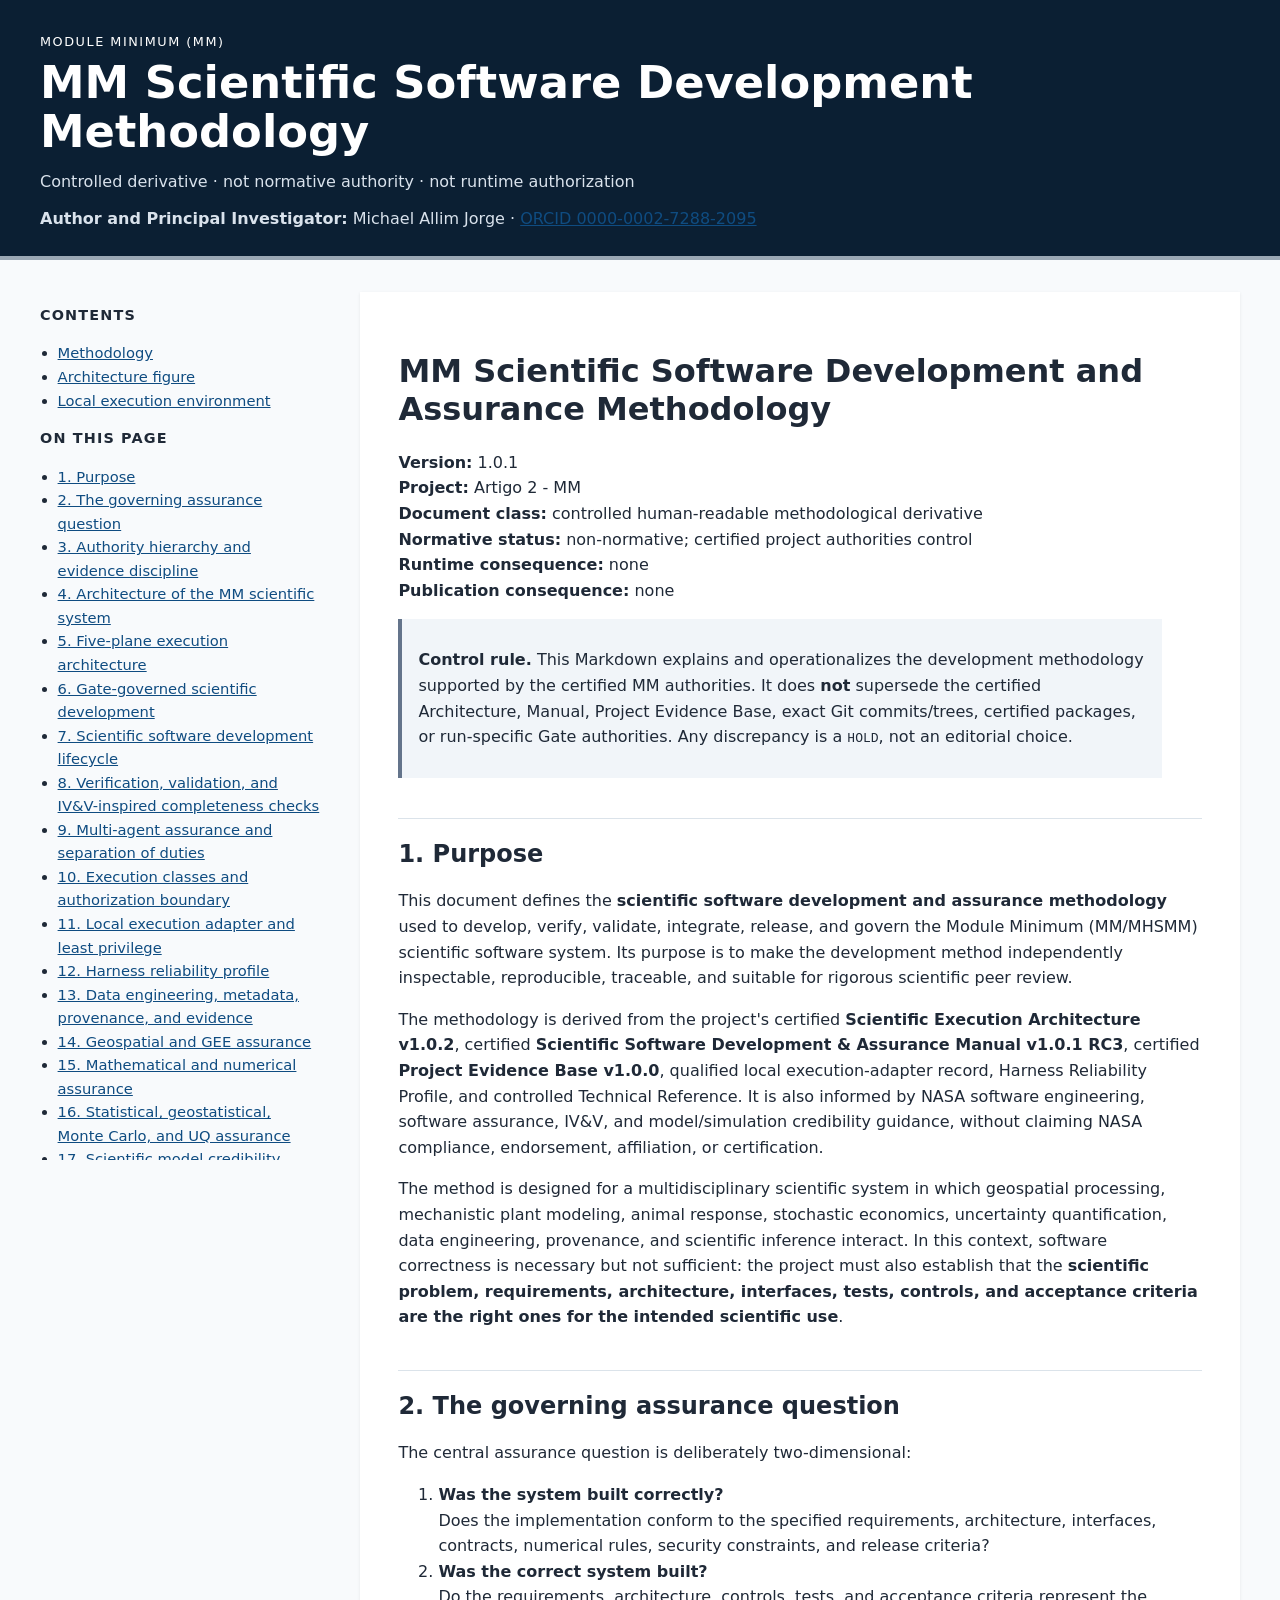
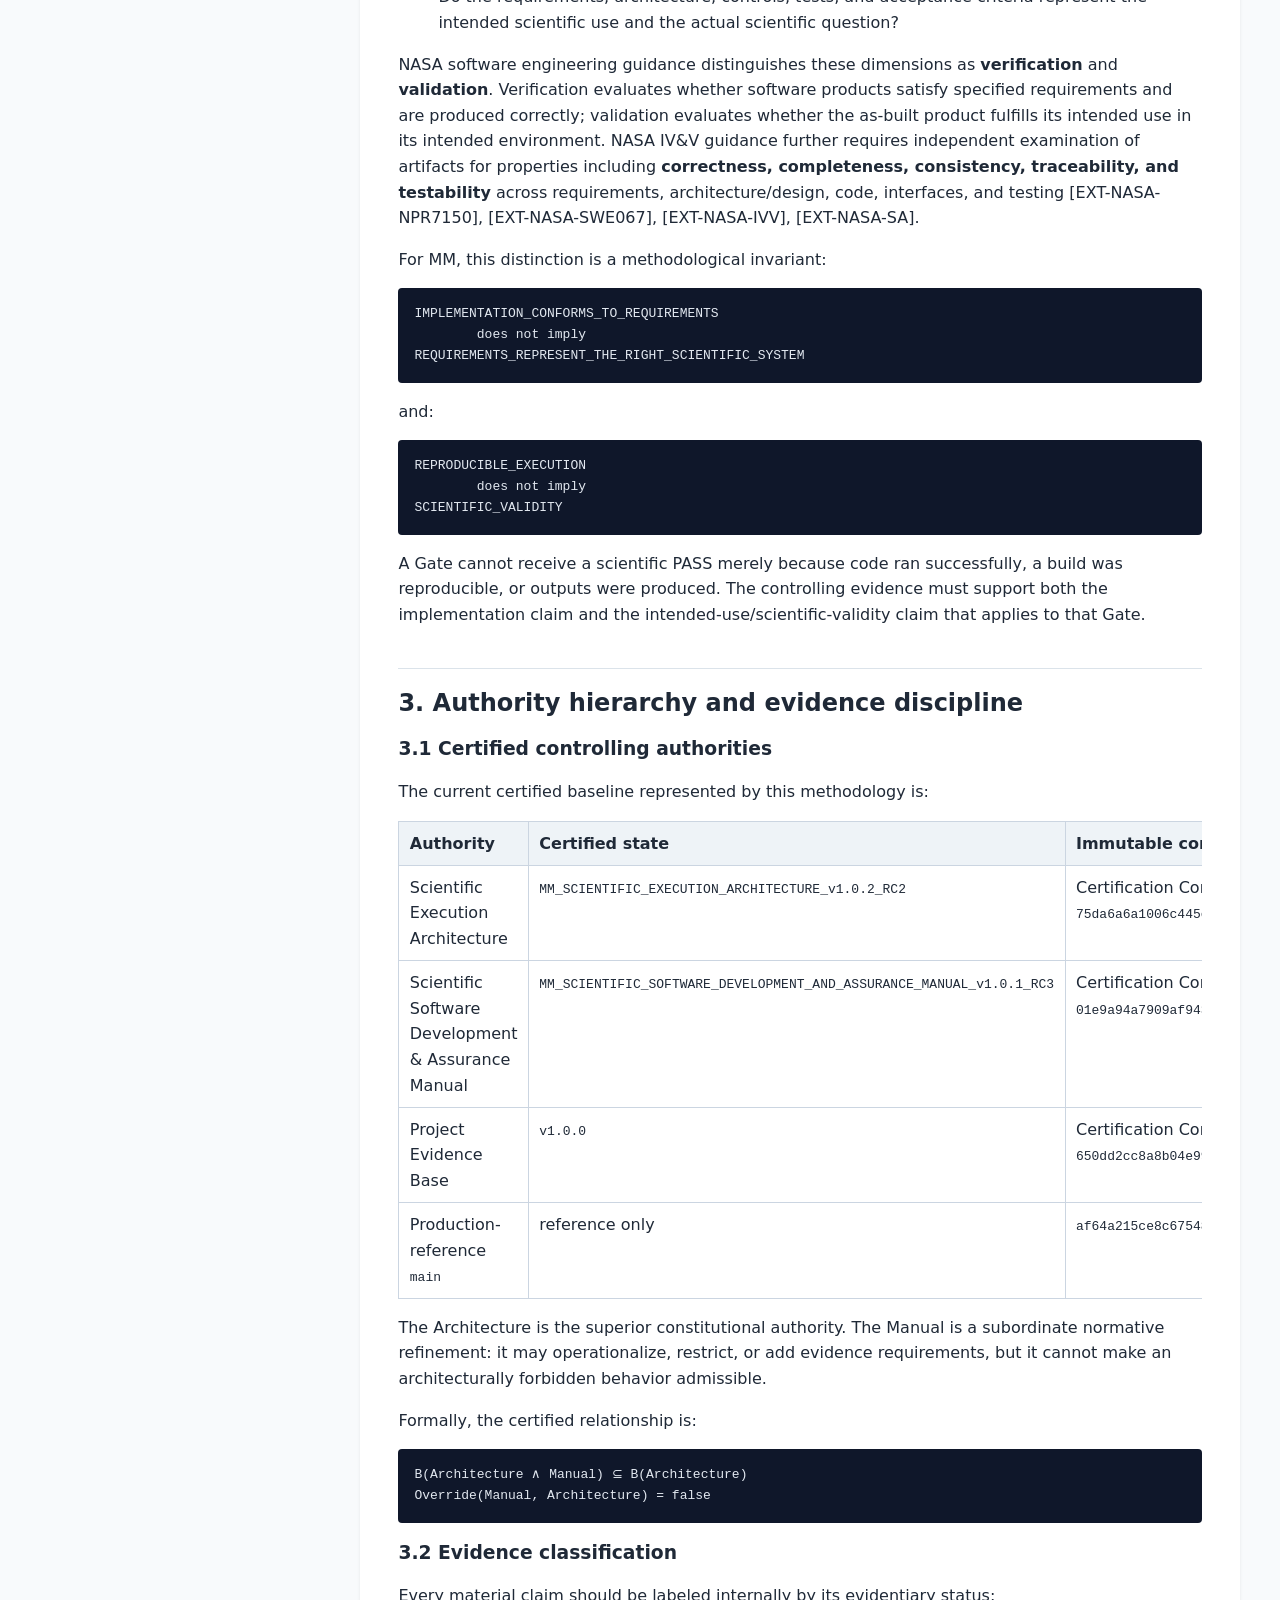
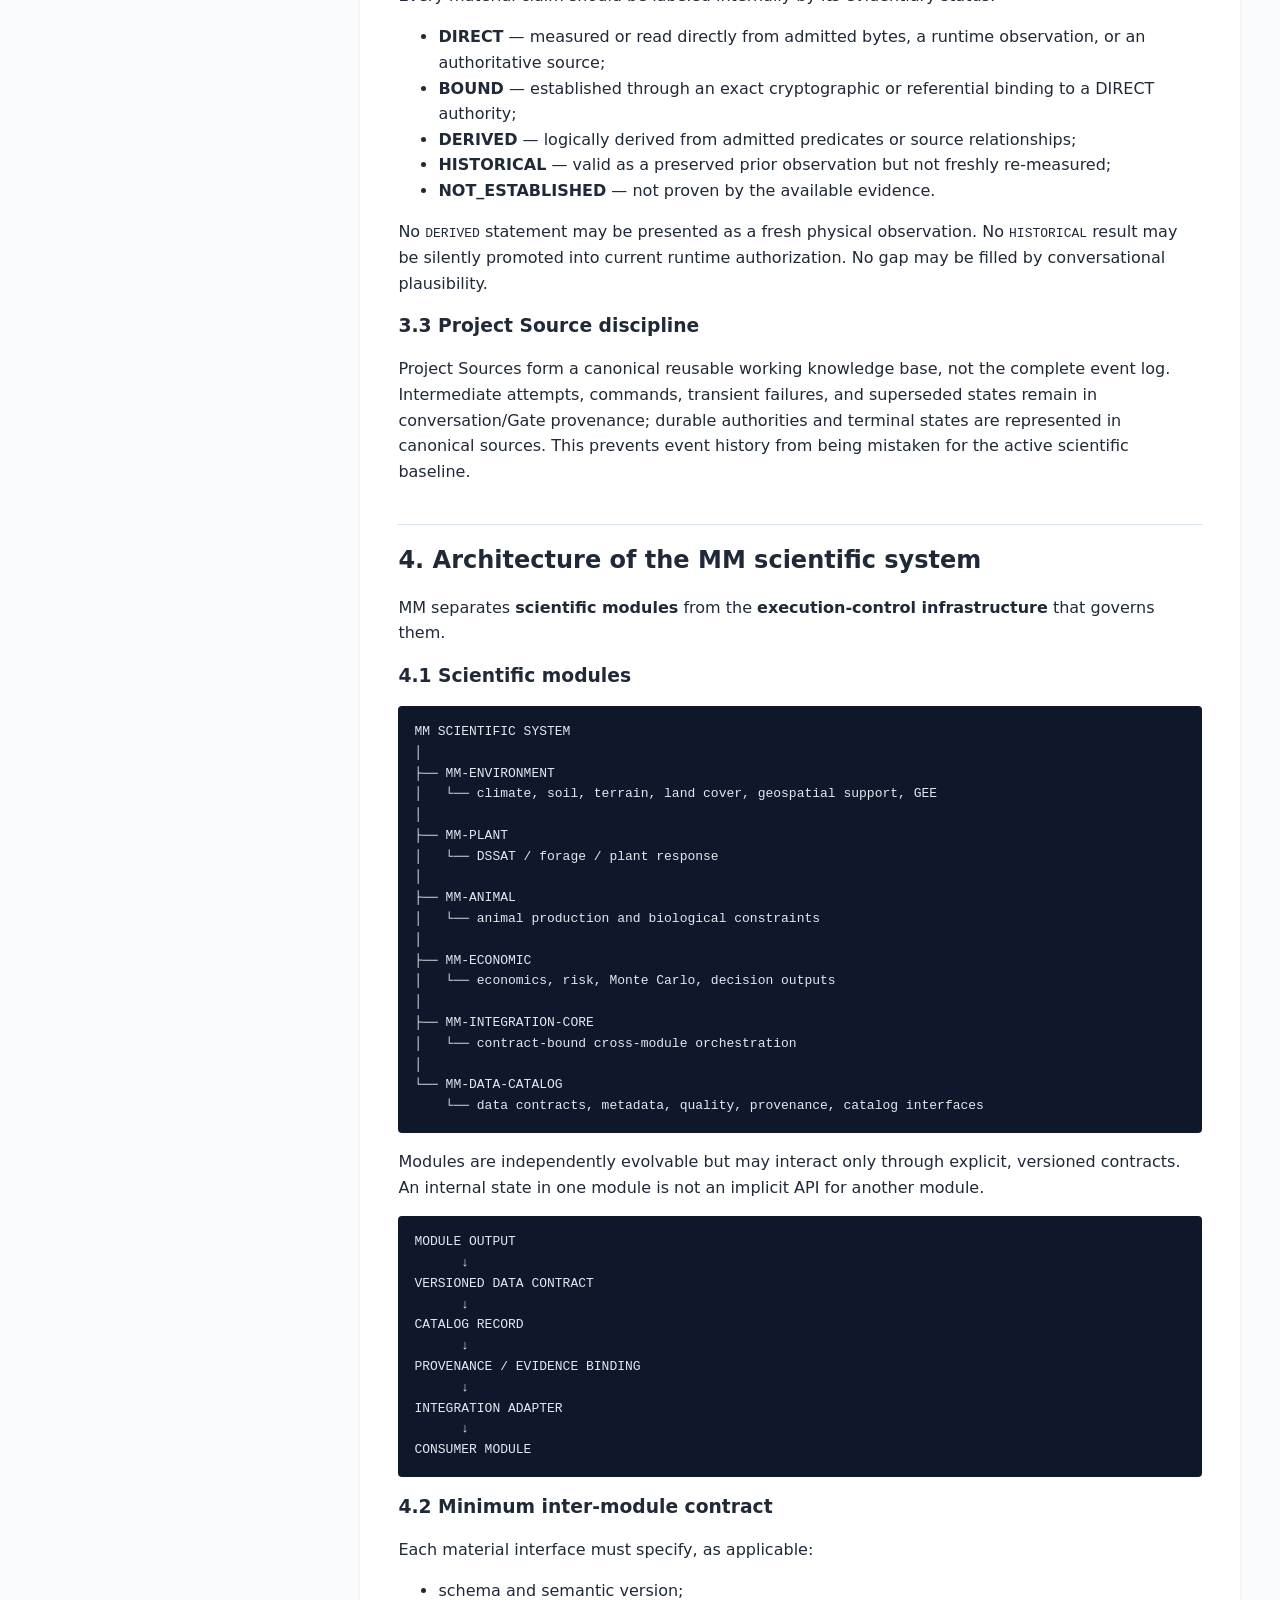
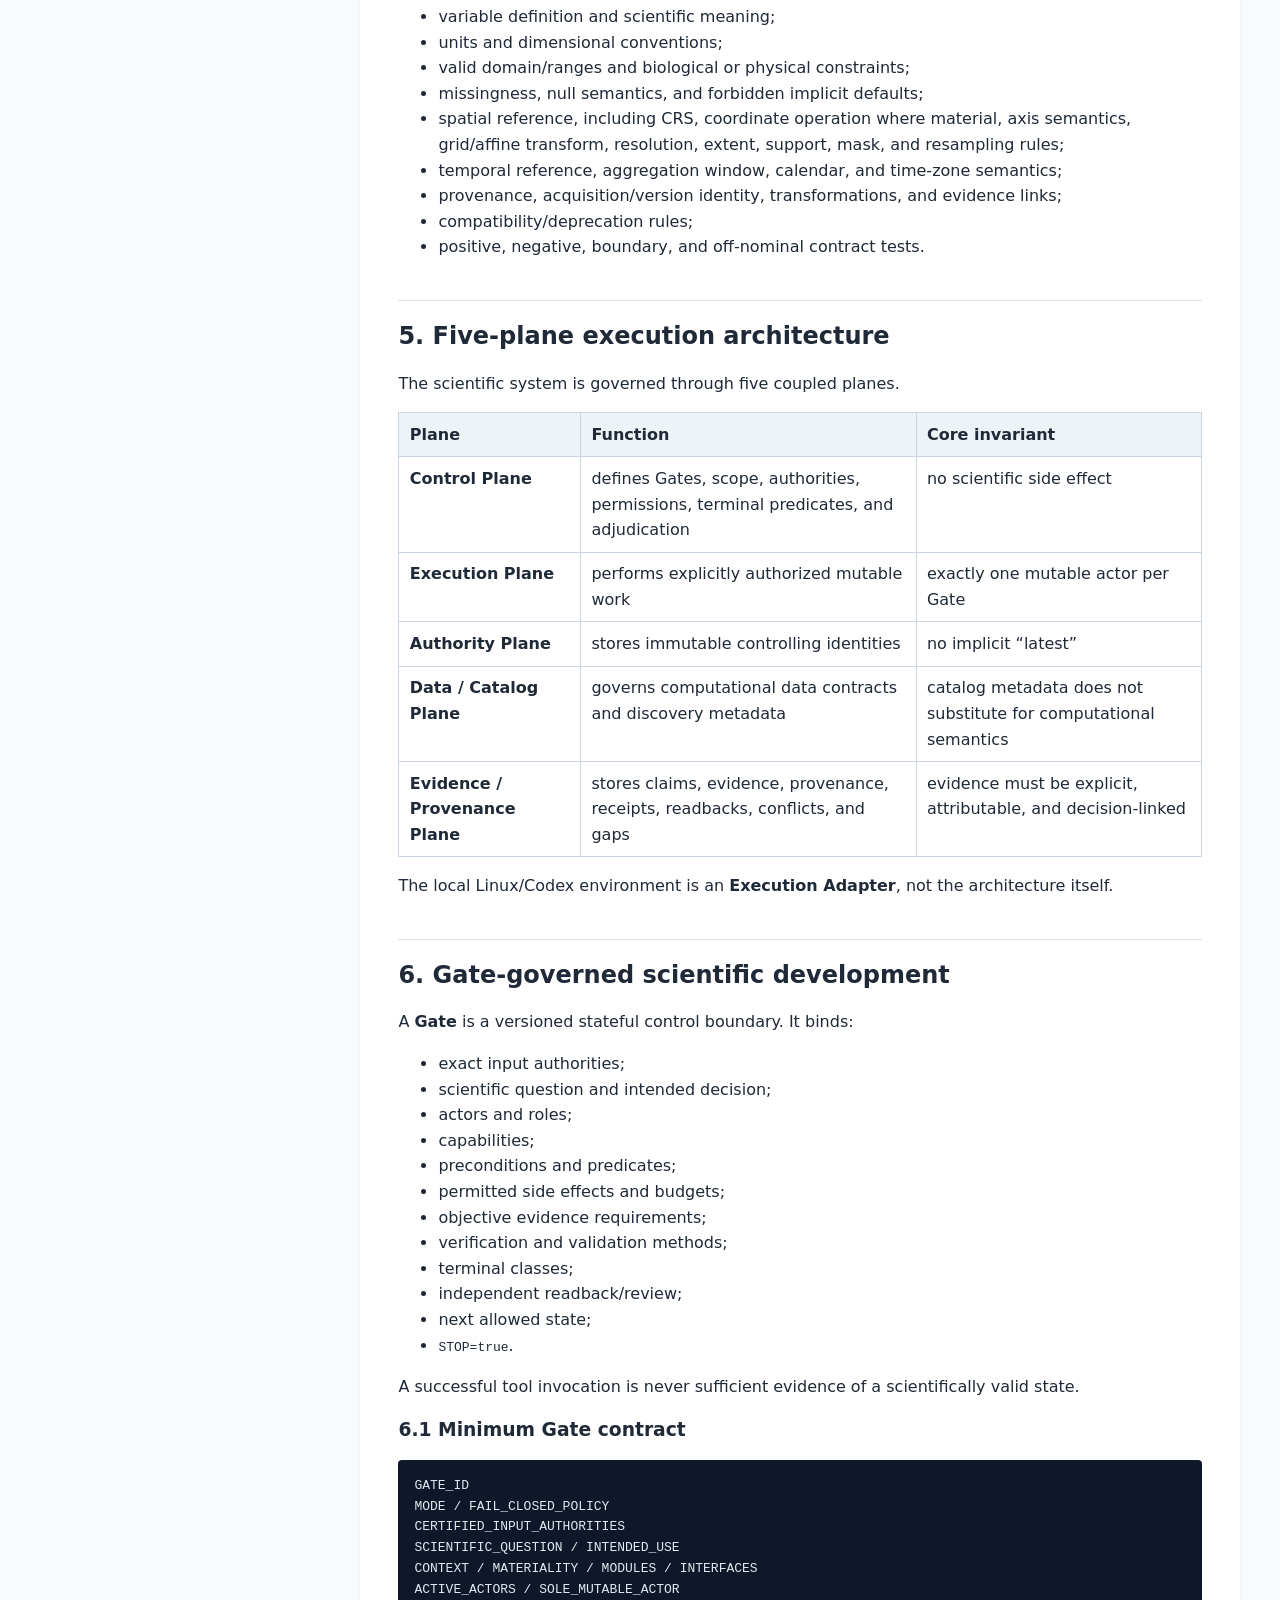
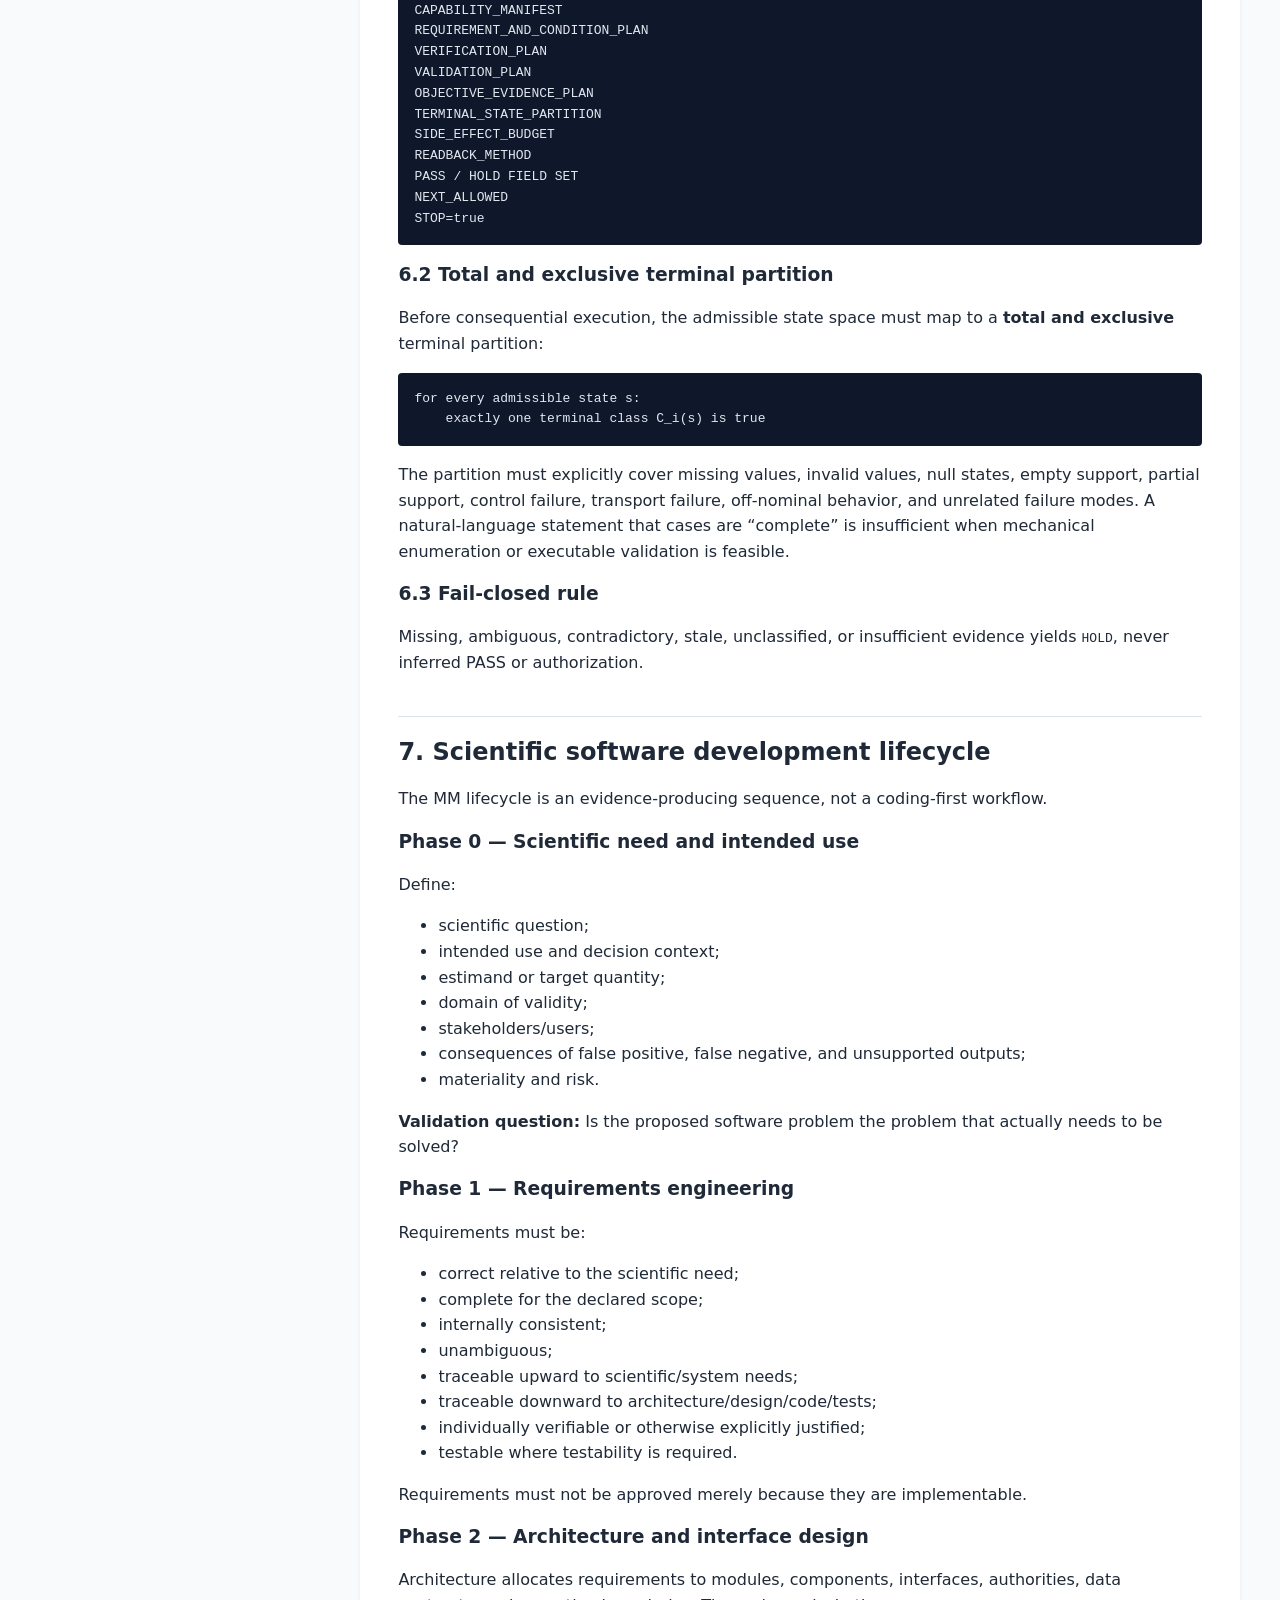
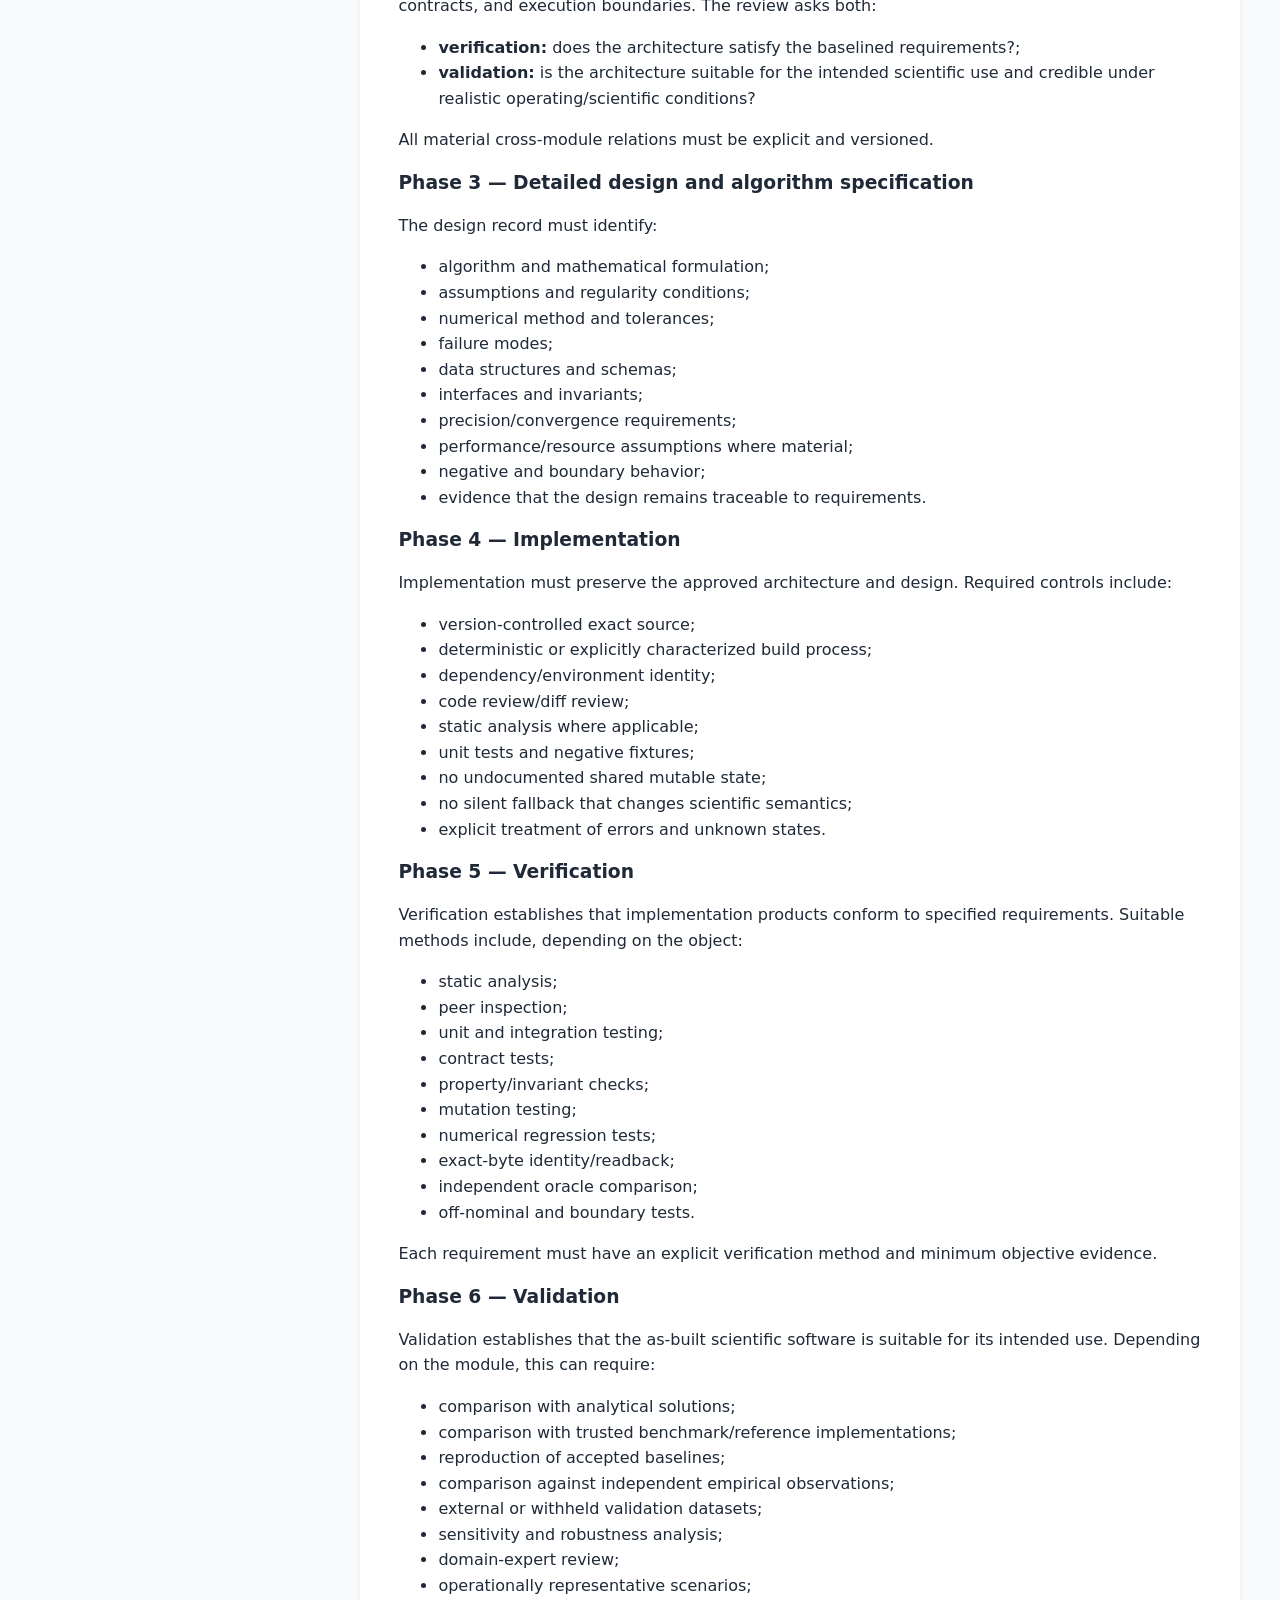
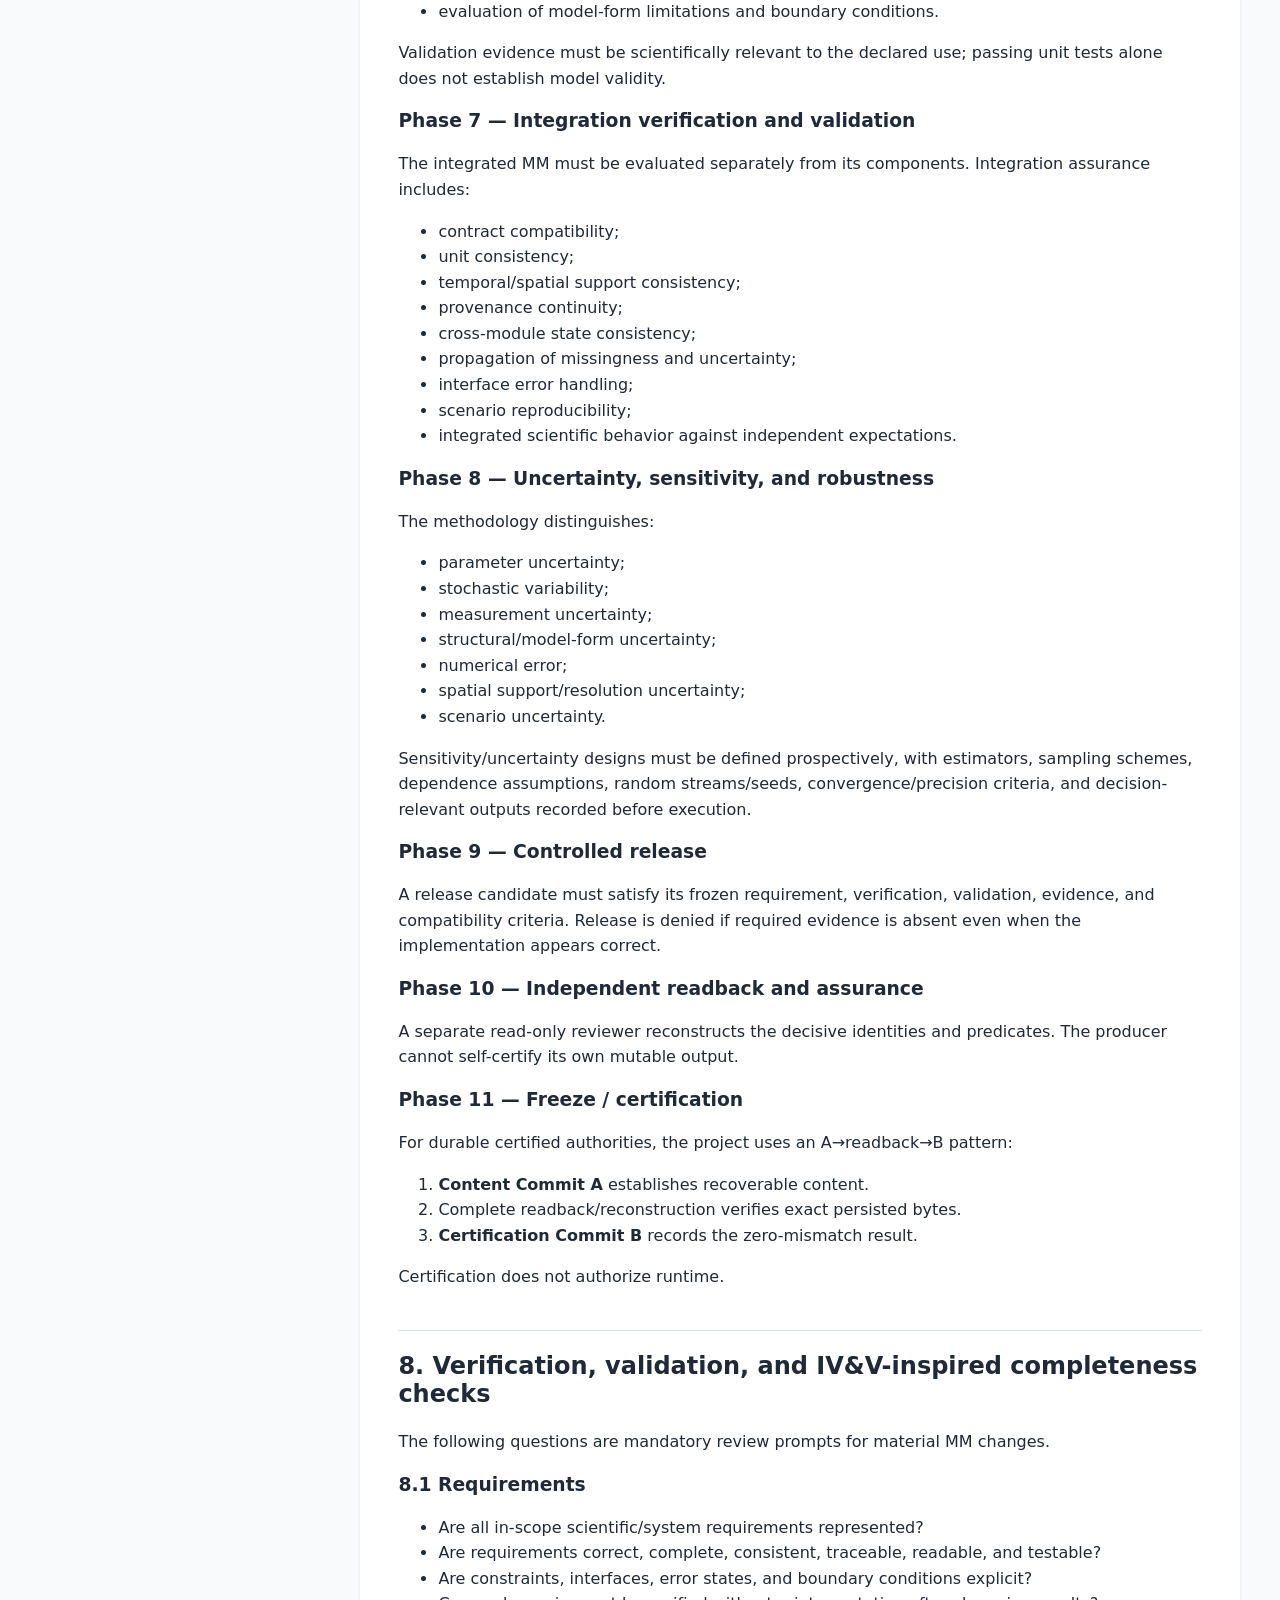
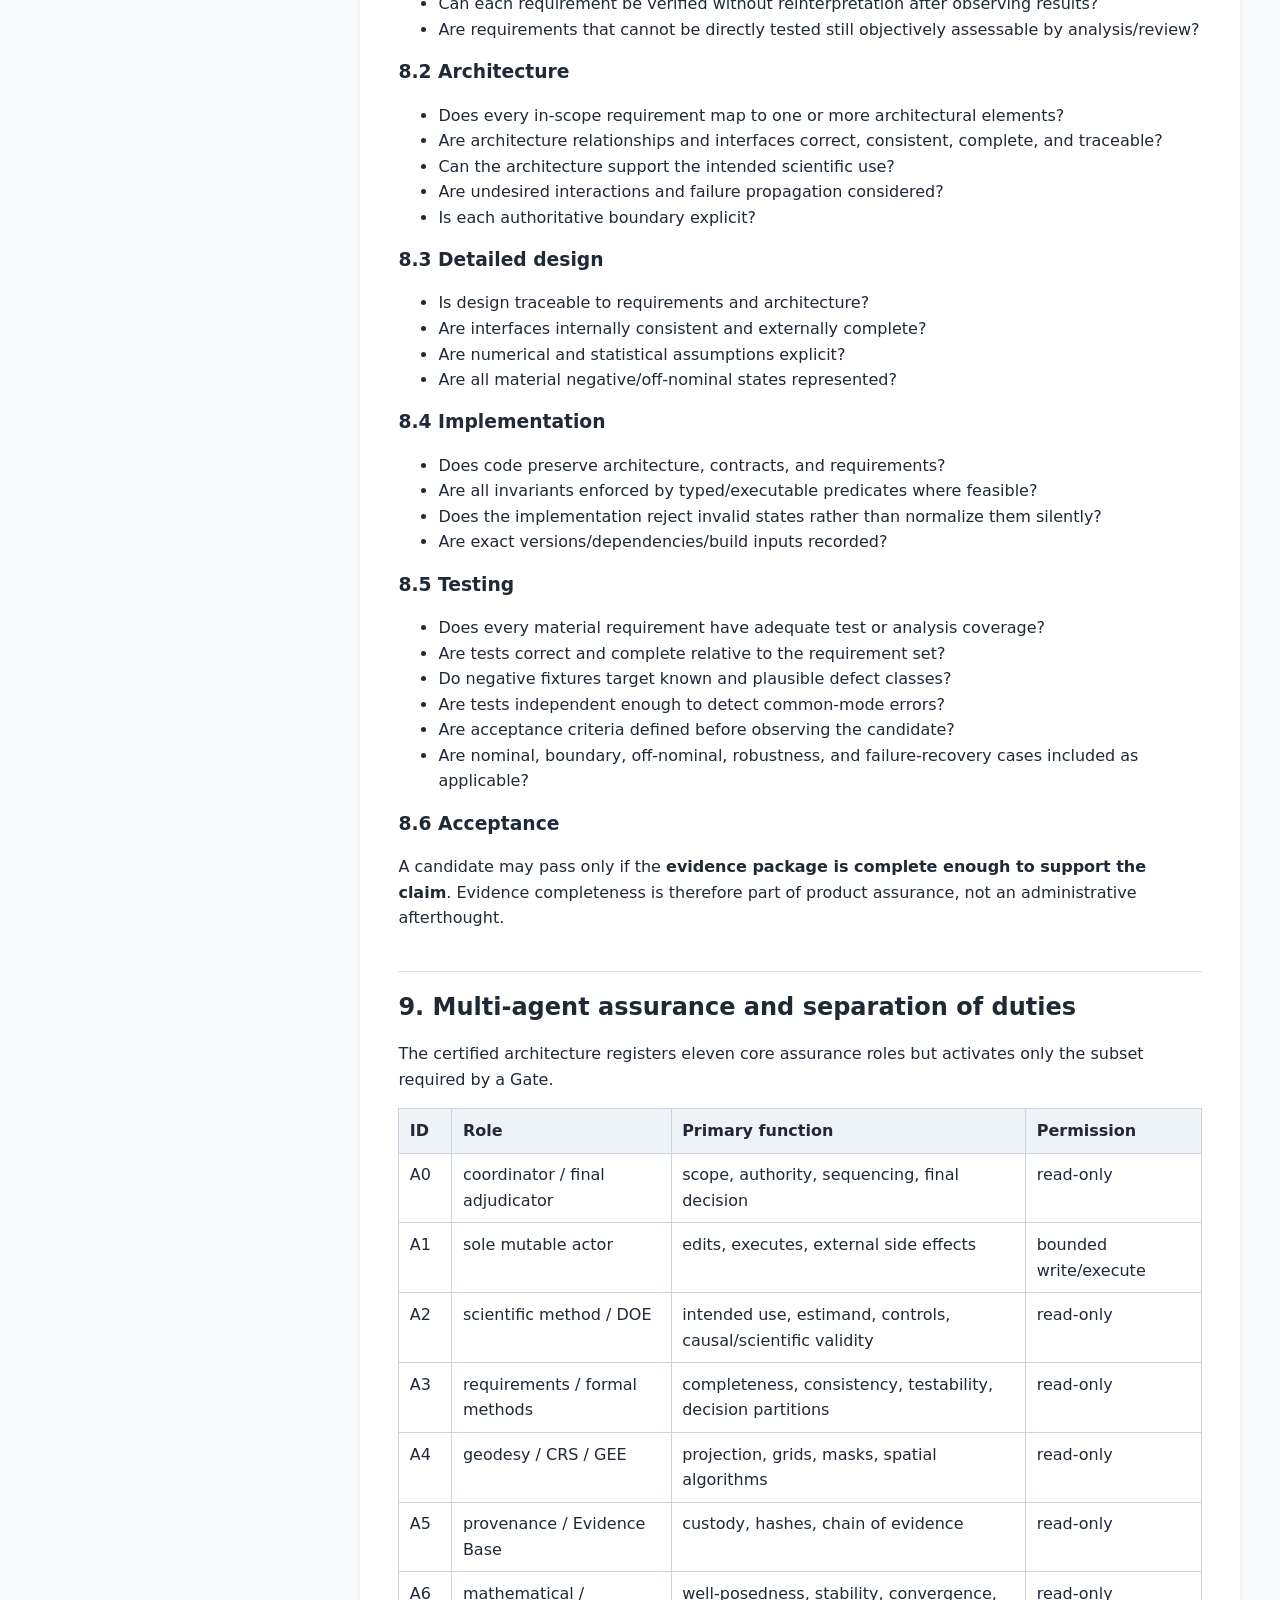
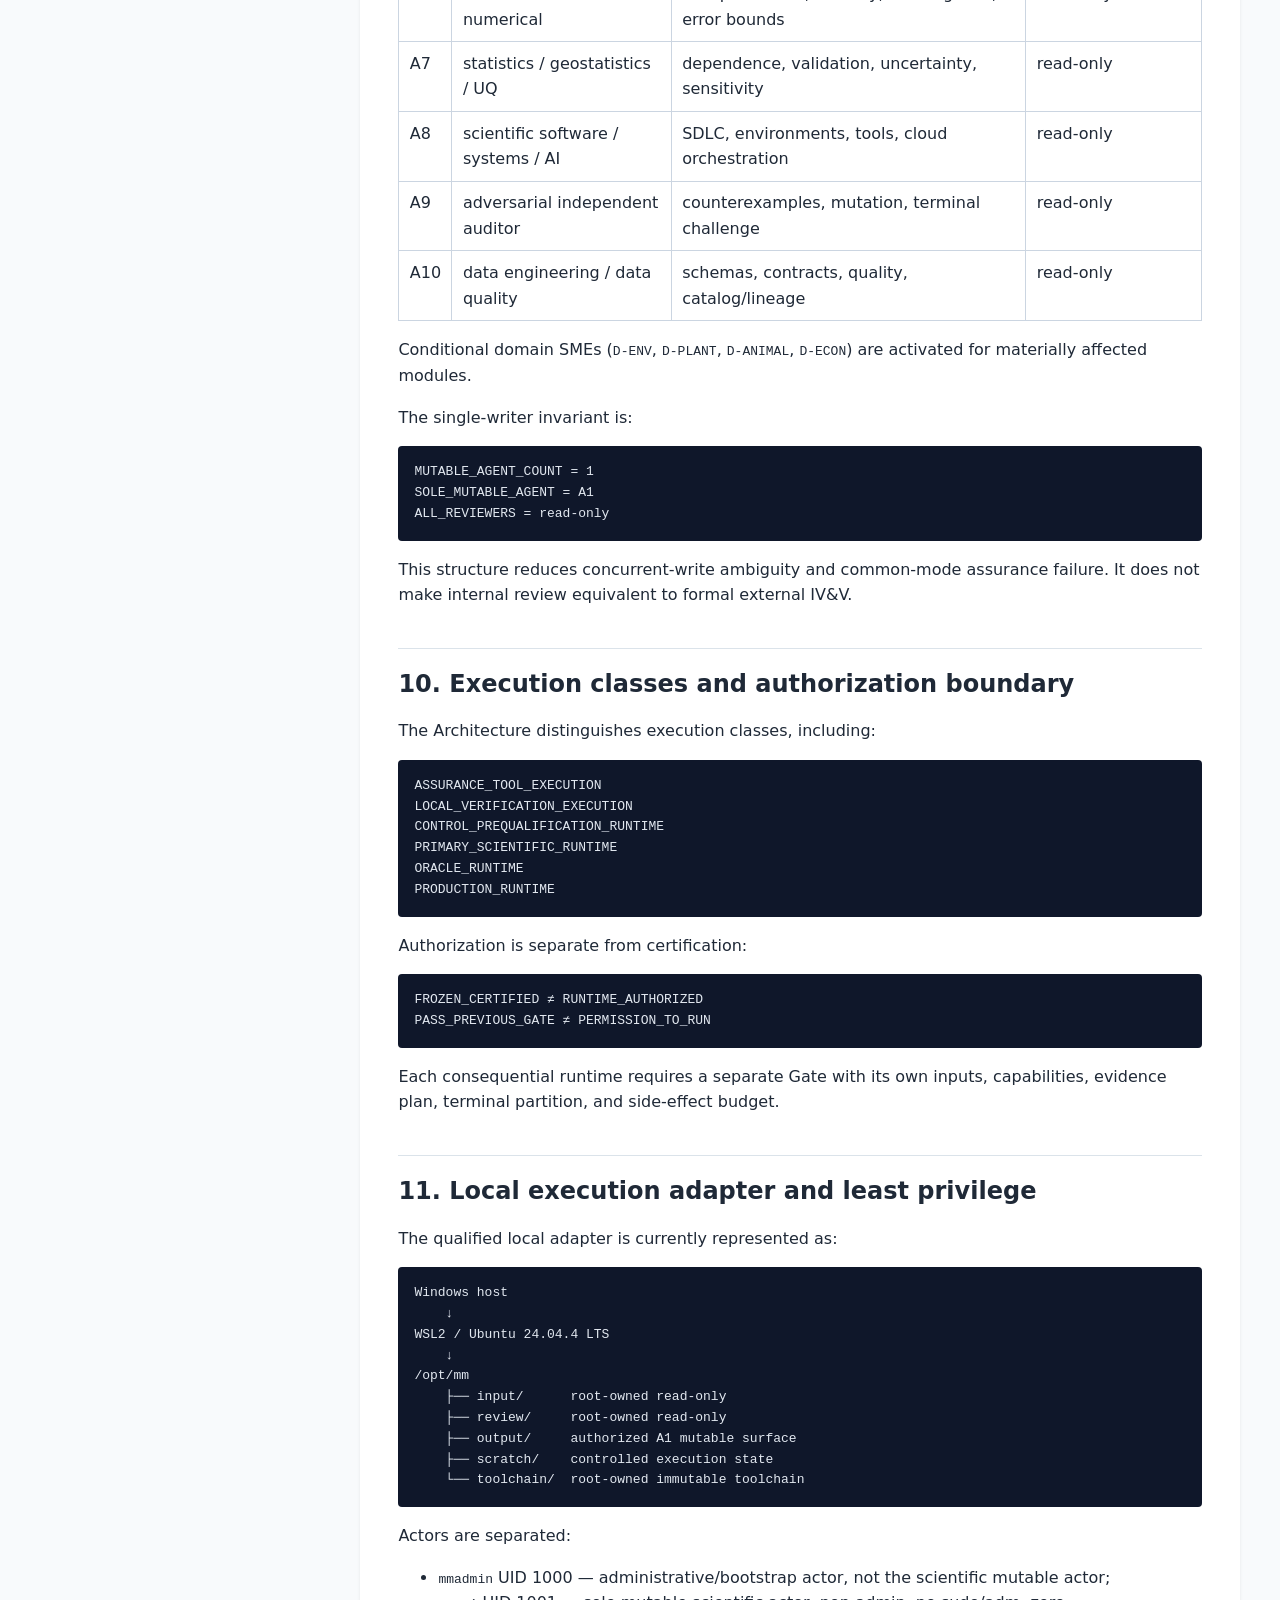
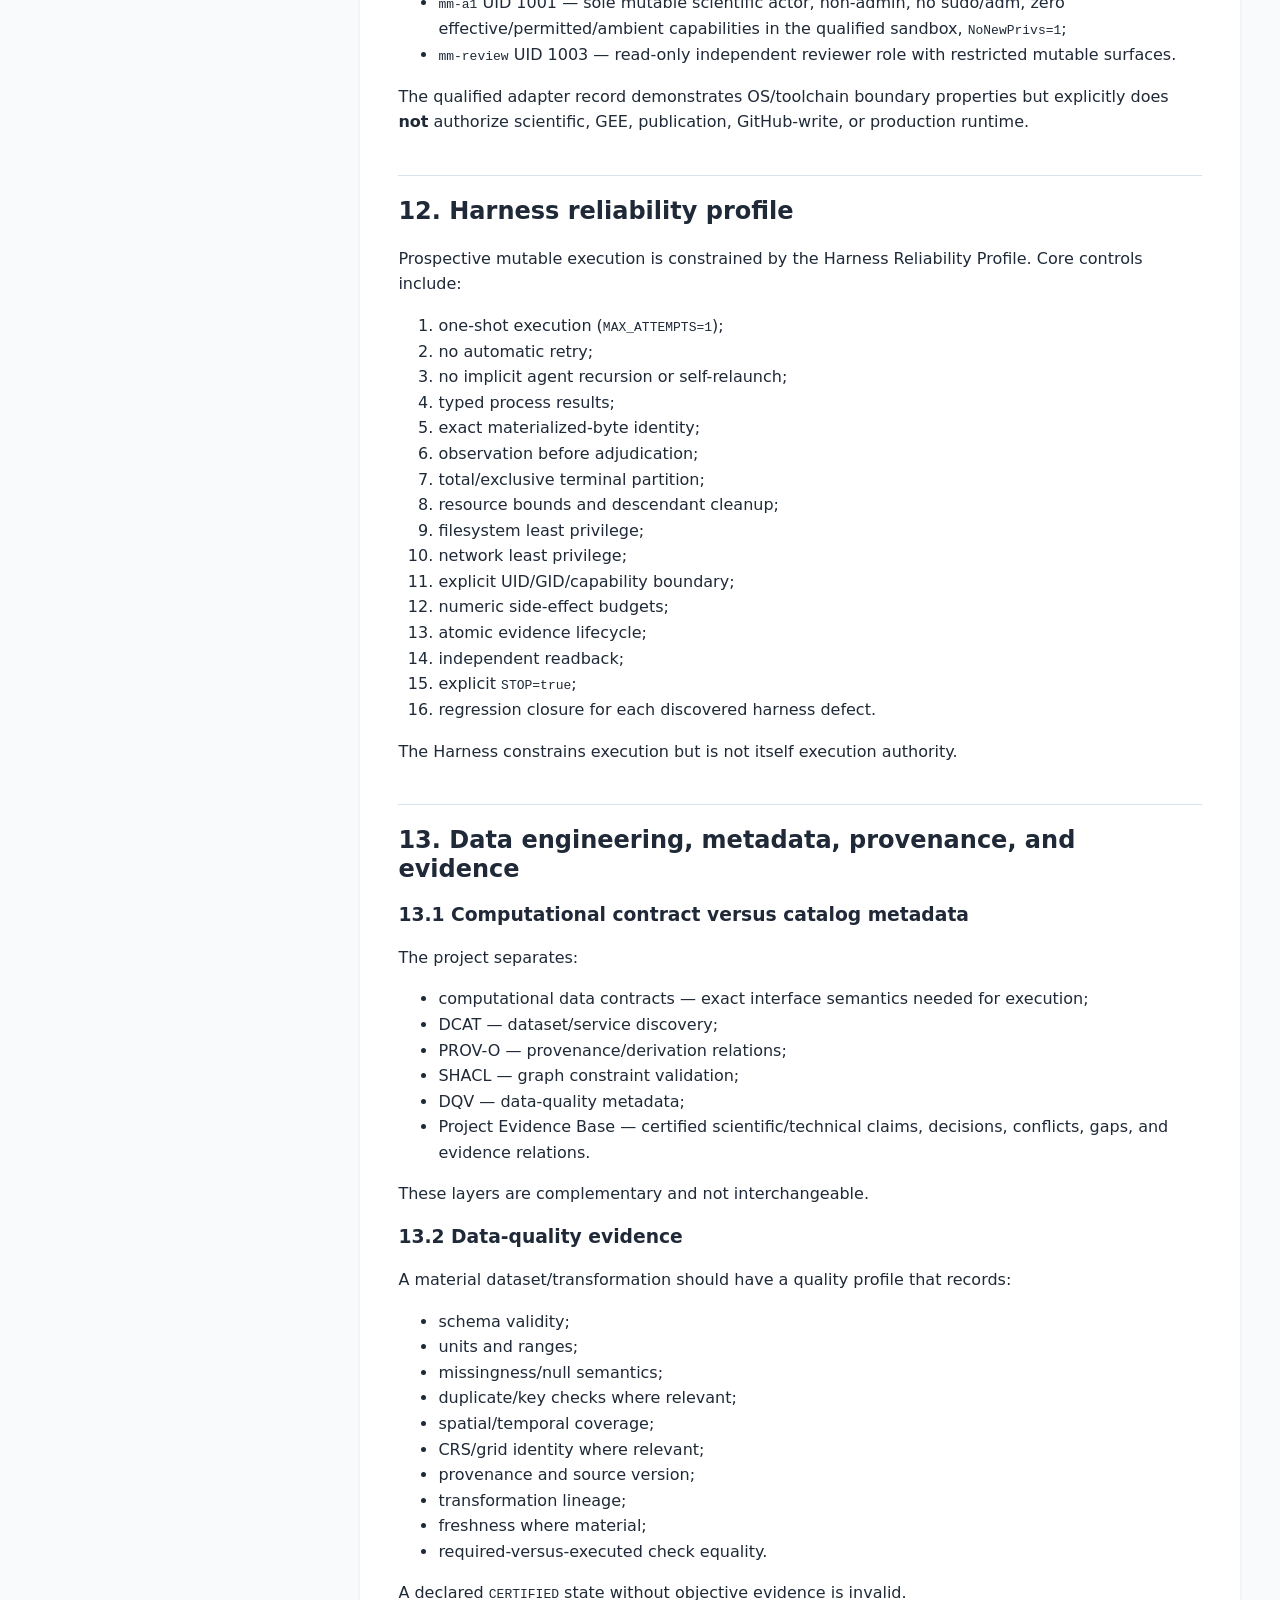
<file: index.html>
<!doctype html>
<html lang="en">
<head>
  <meta charset="utf-8">
  <meta name="viewport" content="width=device-width, initial-scale=1">
  <meta name="color-scheme" content="light dark">
  <title>MM Scientific Software Development and Assurance Methodology · MM Scientific Software Development Methodology</title>
  <link rel="stylesheet" href="assets/mm.css">
</head>
<body>
  <a class="skip-link" href="#main-content">Skip to content</a>
  <header class="site-header">
    <div class="wrap">
      <p class="eyebrow">Module Minimum (MM)</p>
      <h1>MM Scientific Software Development Methodology</h1>
      <p class="status">Controlled derivative · not normative authority · not runtime authorization</p>
      <p class="status"><strong>Author and Principal Investigator:</strong> Michael Allim Jorge · <a href="https://orcid.org/0000-0002-7288-2095" rel="me noopener">ORCID 0000-0002-7288-2095</a></p>
    </div>
  </header>
  <div class="layout wrap">
    <nav class="site-nav" aria-label="Primary navigation">
      <h2>Contents</h2>
      <ul><li><a href="index.html">Methodology</a></li><li><a href="architecture-figure.html">Architecture figure</a></li><li><a href="local-execution-adapter.html">Local execution environment</a></li></ul>
      
      <h2>On this page</h2>
      <ul><li><a href="#1-purpose">1. Purpose</a></li><li><a href="#2-the-governing-assurance-question">2. The governing assurance question</a></li><li><a href="#3-authority-hierarchy-and-evidence-discipline">3. Authority hierarchy and evidence discipline</a></li><li><a href="#4-architecture-of-the-mm-scientific-system">4. Architecture of the MM scientific system</a></li><li><a href="#5-five-plane-execution-architecture">5. Five-plane execution architecture</a></li><li><a href="#6-gate-governed-scientific-development">6. Gate-governed scientific development</a></li><li><a href="#7-scientific-software-development-lifecycle">7. Scientific software development lifecycle</a></li><li><a href="#8-verification-validation-and-ivv-inspired-completeness-checks">8. Verification, validation, and IV&V-inspired completeness checks</a></li><li><a href="#9-multi-agent-assurance-and-separation-of-duties">9. Multi-agent assurance and separation of duties</a></li><li><a href="#10-execution-classes-and-authorization-boundary">10. Execution classes and authorization boundary</a></li><li><a href="#11-local-execution-adapter-and-least-privilege">11. Local execution adapter and least privilege</a></li><li><a href="#12-harness-reliability-profile">12. Harness reliability profile</a></li><li><a href="#13-data-engineering-metadata-provenance-and-evidence">13. Data engineering, metadata, provenance, and evidence</a></li><li><a href="#14-geospatial-and-gee-assurance">14. Geospatial and GEE assurance</a></li><li><a href="#15-mathematical-and-numerical-assurance">15. Mathematical and numerical assurance</a></li><li><a href="#16-statistical-geostatistical-monte-carlo-and-uq-assurance">16. Statistical, geostatistical, Monte Carlo, and UQ assurance</a></li><li><a href="#17-scientific-model-credibility">17. Scientific model credibility</a></li><li><a href="#18-configuration-management-deterministic-packaging-and-exact-byte-authority">18. Configuration management, deterministic packaging, and exact-byte authority</a></li><li><a href="#19-independent-review-mutation-testing-and-adversarial-assurance">19. Independent review, mutation testing, and adversarial assurance</a></li><li><a href="#20-agent-control-execution-plane-implementation-roadmap">20. Agent Control / Execution Plane implementation roadmap</a></li><li><a href="#21-development-change-acceptance-matrix">21. Development-change acceptance matrix</a></li><li><a href="#22-claim-discipline-for-scientific-publications">22. Claim discipline for scientific publications</a></li><li><a href="#23-publication-facing-reproducibility-profile">23. Publication-facing reproducibility profile</a></li><li><a href="#24-two-article-role-of-this-methodology">24. Two-article role of this methodology</a></li><li><a href="#25-resumption-of-scientific-development">25. Resumption of scientific development</a></li><li><a href="#26-known-limitations-and-unresolved-states">26. Known limitations and unresolved states</a></li><li><a href="#27-methodology-document-acceptance-criteria">27. Methodology document acceptance criteria</a></li><li><a href="#28-mkdocs-implementation-profile">28. MkDocs implementation profile</a></li><li><a href="#29-operating-checklist-for-future-mm-development-gates">29. Operating checklist for future MM development Gates</a></li><li><a href="#30-references-and-source-authority">30. References and source authority</a></li><li><a href="#terminal-document-state">Terminal document state</a></li></ul>
      
    </nav>
    <main id="main-content" class="content" tabindex="-1"><h1 id="mm-scientific-software-development-and-assurance-methodology">MM Scientific Software Development and Assurance Methodology</h1>
<p><strong>Version:</strong> 1.0.1<br />
<strong>Project:</strong> Artigo 2 - MM<br />
<strong>Document class:</strong> controlled human-readable methodological derivative<br />
<strong>Normative status:</strong> non-normative; certified project authorities control<br />
<strong>Runtime consequence:</strong> none<br />
<strong>Publication consequence:</strong> none</p>
<blockquote>
<p><strong>Control rule.</strong> This Markdown explains and operationalizes the development methodology supported by the certified MM authorities. It does <strong>not</strong> supersede the certified Architecture, Manual, Project Evidence Base, exact Git commits/trees, certified packages, or run-specific Gate authorities. Any discrepancy is a <code>HOLD</code>, not an editorial choice.</p>
</blockquote>
<h2 id="1-purpose">1. Purpose</h2>
<p>This document defines the <strong>scientific software development and assurance methodology</strong> used to develop, verify, validate, integrate, release, and govern the Module Minimum (MM/MHSMM) scientific software system. Its purpose is to make the development method independently inspectable, reproducible, traceable, and suitable for rigorous scientific peer review.</p>
<p>The methodology is derived from the project's certified <strong>Scientific Execution Architecture v1.0.2</strong>, certified <strong>Scientific Software Development &amp; Assurance Manual v1.0.1 RC3</strong>, certified <strong>Project Evidence Base v1.0.0</strong>, qualified local execution-adapter record, Harness Reliability Profile, and controlled Technical Reference. It is also informed by NASA software engineering, software assurance, IV&amp;V, and model/simulation credibility guidance, without claiming NASA compliance, endorsement, affiliation, or certification.</p>
<p>The method is designed for a multidisciplinary scientific system in which geospatial processing, mechanistic plant modeling, animal response, stochastic economics, uncertainty quantification, data engineering, provenance, and scientific inference interact. In this context, software correctness is necessary but not sufficient: the project must also establish that the <strong>scientific problem, requirements, architecture, interfaces, tests, controls, and acceptance criteria are the right ones for the intended scientific use</strong>.</p>
<h2 id="2-the-governing-assurance-question">2. The governing assurance question</h2>
<p>The central assurance question is deliberately two-dimensional:</p>
<ol>
<li><strong>Was the system built correctly?</strong><br />
Does the implementation conform to the specified requirements, architecture, interfaces, contracts, numerical rules, security constraints, and release criteria?</li>
<li><strong>Was the correct system built?</strong><br />
Do the requirements, architecture, controls, tests, and acceptance criteria represent the intended scientific use and the actual scientific question?</li>
</ol>
<p>NASA software engineering guidance distinguishes these dimensions as <strong>verification</strong> and <strong>validation</strong>. Verification evaluates whether software products satisfy specified requirements and are produced correctly; validation evaluates whether the as-built product fulfills its intended use in its intended environment. NASA IV&amp;V guidance further requires independent examination of artifacts for properties including <strong>correctness, completeness, consistency, traceability, and testability</strong> across requirements, architecture/design, code, interfaces, and testing [EXT-NASA-NPR7150], [EXT-NASA-SWE067], [EXT-NASA-IVV], [EXT-NASA-SA].</p>
<p>For MM, this distinction is a methodological invariant:</p>
<pre><code class="language-text">IMPLEMENTATION_CONFORMS_TO_REQUIREMENTS
        does not imply
REQUIREMENTS_REPRESENT_THE_RIGHT_SCIENTIFIC_SYSTEM
</code></pre>
<p>and:</p>
<pre><code class="language-text">REPRODUCIBLE_EXECUTION
        does not imply
SCIENTIFIC_VALIDITY
</code></pre>
<p>A Gate cannot receive a scientific PASS merely because code ran successfully, a build was reproducible, or outputs were produced. The controlling evidence must support both the implementation claim and the intended-use/scientific-validity claim that applies to that Gate.</p>
<h2 id="3-authority-hierarchy-and-evidence-discipline">3. Authority hierarchy and evidence discipline</h2>
<h3 id="31-certified-controlling-authorities">3.1 Certified controlling authorities</h3>
<p>The current certified baseline represented by this methodology is:</p>
<table>
<thead>
<tr>
<th>Authority</th>
<th>Certified state</th>
<th>Immutable control</th>
</tr>
</thead>
<tbody>
<tr>
<td>Scientific Execution Architecture</td>
<td><code>MM_SCIENTIFIC_EXECUTION_ARCHITECTURE_v1.0.2_RC2</code></td>
<td>Certification Commit B <code>75da6a6a1006c445eff4d589396813d6429fc51e</code></td>
</tr>
<tr>
<td>Scientific Software Development &amp; Assurance Manual</td>
<td><code>MM_SCIENTIFIC_SOFTWARE_DEVELOPMENT_AND_ASSURANCE_MANUAL_v1.0.1_RC3</code></td>
<td>Certification Commit B <code>01e9a94a7909af9436443ad016e5df06302576b4</code></td>
</tr>
<tr>
<td>Project Evidence Base</td>
<td><code>v1.0.0</code></td>
<td>Certification Commit B <code>650dd2cc8a8b04e993309485fe4f72b07858dfa6</code></td>
</tr>
<tr>
<td>Production-reference <code>main</code></td>
<td>reference only</td>
<td><code>af64a215ce8c67548802df1a3997015db37ec0f6</code></td>
</tr>
</tbody>
</table>
<p>The Architecture is the superior constitutional authority. The Manual is a subordinate normative refinement: it may operationalize, restrict, or add evidence requirements, but it cannot make an architecturally forbidden behavior admissible.</p>
<p>Formally, the certified relationship is:</p>
<pre><code class="language-text">B(Architecture ∧ Manual) ⊆ B(Architecture)
Override(Manual, Architecture) = false
</code></pre>
<h3 id="32-evidence-classification">3.2 Evidence classification</h3>
<p>Every material claim should be labeled internally by its evidentiary status:</p>
<ul>
<li><strong>DIRECT</strong> — measured or read directly from admitted bytes, a runtime observation, or an authoritative source;</li>
<li><strong>BOUND</strong> — established through an exact cryptographic or referential binding to a DIRECT authority;</li>
<li><strong>DERIVED</strong> — logically derived from admitted predicates or source relationships;</li>
<li><strong>HISTORICAL</strong> — valid as a preserved prior observation but not freshly re-measured;</li>
<li><strong>NOT_ESTABLISHED</strong> — not proven by the available evidence.</li>
</ul>
<p>No <code>DERIVED</code> statement may be presented as a fresh physical observation. No <code>HISTORICAL</code> result may be silently promoted into current runtime authorization. No gap may be filled by conversational plausibility.</p>
<h3 id="33-project-source-discipline">3.3 Project Source discipline</h3>
<p>Project Sources form a canonical reusable working knowledge base, not the complete event log. Intermediate attempts, commands, transient failures, and superseded states remain in conversation/Gate provenance; durable authorities and terminal states are represented in canonical sources. This prevents event history from being mistaken for the active scientific baseline.</p>
<h2 id="4-architecture-of-the-mm-scientific-system">4. Architecture of the MM scientific system</h2>
<p>MM separates <strong>scientific modules</strong> from the <strong>execution-control infrastructure</strong> that governs them.</p>
<h3 id="41-scientific-modules">4.1 Scientific modules</h3>
<pre><code class="language-text">MM SCIENTIFIC SYSTEM
│
├── MM-ENVIRONMENT
│   └── climate, soil, terrain, land cover, geospatial support, GEE
│
├── MM-PLANT
│   └── DSSAT / forage / plant response
│
├── MM-ANIMAL
│   └── animal production and biological constraints
│
├── MM-ECONOMIC
│   └── economics, risk, Monte Carlo, decision outputs
│
├── MM-INTEGRATION-CORE
│   └── contract-bound cross-module orchestration
│
└── MM-DATA-CATALOG
    └── data contracts, metadata, quality, provenance, catalog interfaces
</code></pre>
<p>Modules are independently evolvable but may interact only through explicit, versioned contracts. An internal state in one module is not an implicit API for another module.</p>
<pre><code class="language-text">MODULE OUTPUT
      ↓
VERSIONED DATA CONTRACT
      ↓
CATALOG RECORD
      ↓
PROVENANCE / EVIDENCE BINDING
      ↓
INTEGRATION ADAPTER
      ↓
CONSUMER MODULE
</code></pre>
<h3 id="42-minimum-inter-module-contract">4.2 Minimum inter-module contract</h3>
<p>Each material interface must specify, as applicable:</p>
<ul>
<li>schema and semantic version;</li>
<li>variable definition and scientific meaning;</li>
<li>units and dimensional conventions;</li>
<li>valid domain/ranges and biological or physical constraints;</li>
<li>missingness, null semantics, and forbidden implicit defaults;</li>
<li>spatial reference, including CRS, coordinate operation where material, axis semantics, grid/affine transform, resolution, extent, support, mask, and resampling rules;</li>
<li>temporal reference, aggregation window, calendar, and time-zone semantics;</li>
<li>provenance, acquisition/version identity, transformations, and evidence links;</li>
<li>compatibility/deprecation rules;</li>
<li>positive, negative, boundary, and off-nominal contract tests.</li>
</ul>
<h2 id="5-five-plane-execution-architecture">5. Five-plane execution architecture</h2>
<p>The scientific system is governed through five coupled planes.</p>
<table>
<thead>
<tr>
<th>Plane</th>
<th>Function</th>
<th>Core invariant</th>
</tr>
</thead>
<tbody>
<tr>
<td><strong>Control Plane</strong></td>
<td>defines Gates, scope, authorities, permissions, terminal predicates, and adjudication</td>
<td>no scientific side effect</td>
</tr>
<tr>
<td><strong>Execution Plane</strong></td>
<td>performs explicitly authorized mutable work</td>
<td>exactly one mutable actor per Gate</td>
</tr>
<tr>
<td><strong>Authority Plane</strong></td>
<td>stores immutable controlling identities</td>
<td>no implicit “latest”</td>
</tr>
<tr>
<td><strong>Data / Catalog Plane</strong></td>
<td>governs computational data contracts and discovery metadata</td>
<td>catalog metadata does not substitute for computational semantics</td>
</tr>
<tr>
<td><strong>Evidence / Provenance Plane</strong></td>
<td>stores claims, evidence, provenance, receipts, readbacks, conflicts, and gaps</td>
<td>evidence must be explicit, attributable, and decision-linked</td>
</tr>
</tbody>
</table>
<p>The local Linux/Codex environment is an <strong>Execution Adapter</strong>, not the architecture itself.</p>
<h2 id="6-gate-governed-scientific-development">6. Gate-governed scientific development</h2>
<p>A <strong>Gate</strong> is a versioned stateful control boundary. It binds:</p>
<ul>
<li>exact input authorities;</li>
<li>scientific question and intended decision;</li>
<li>actors and roles;</li>
<li>capabilities;</li>
<li>preconditions and predicates;</li>
<li>permitted side effects and budgets;</li>
<li>objective evidence requirements;</li>
<li>verification and validation methods;</li>
<li>terminal classes;</li>
<li>independent readback/review;</li>
<li>next allowed state;</li>
<li><code>STOP=true</code>.</li>
</ul>
<p>A successful tool invocation is never sufficient evidence of a scientifically valid state.</p>
<h3 id="61-minimum-gate-contract">6.1 Minimum Gate contract</h3>
<pre><code class="language-text">GATE_ID
MODE / FAIL_CLOSED_POLICY
CERTIFIED_INPUT_AUTHORITIES
SCIENTIFIC_QUESTION / INTENDED_USE
CONTEXT / MATERIALITY / MODULES / INTERFACES
ACTIVE_ACTORS / SOLE_MUTABLE_ACTOR
CAPABILITY_MANIFEST
REQUIREMENT_AND_CONDITION_PLAN
VERIFICATION_PLAN
VALIDATION_PLAN
OBJECTIVE_EVIDENCE_PLAN
TERMINAL_STATE_PARTITION
SIDE_EFFECT_BUDGET
READBACK_METHOD
PASS / HOLD FIELD SET
NEXT_ALLOWED
STOP=true
</code></pre>
<h3 id="62-total-and-exclusive-terminal-partition">6.2 Total and exclusive terminal partition</h3>
<p>Before consequential execution, the admissible state space must map to a <strong>total and exclusive</strong> terminal partition:</p>
<pre><code class="language-text">for every admissible state s:
    exactly one terminal class C_i(s) is true
</code></pre>
<p>The partition must explicitly cover missing values, invalid values, null states, empty support, partial support, control failure, transport failure, off-nominal behavior, and unrelated failure modes. A natural-language statement that cases are “complete” is insufficient when mechanical enumeration or executable validation is feasible.</p>
<h3 id="63-fail-closed-rule">6.3 Fail-closed rule</h3>
<p>Missing, ambiguous, contradictory, stale, unclassified, or insufficient evidence yields <code>HOLD</code>, never inferred PASS or authorization.</p>
<h2 id="7-scientific-software-development-lifecycle">7. Scientific software development lifecycle</h2>
<p>The MM lifecycle is an evidence-producing sequence, not a coding-first workflow.</p>
<h3 id="phase-0-scientific-need-and-intended-use">Phase 0 — Scientific need and intended use</h3>
<p>Define:</p>
<ul>
<li>scientific question;</li>
<li>intended use and decision context;</li>
<li>estimand or target quantity;</li>
<li>domain of validity;</li>
<li>stakeholders/users;</li>
<li>consequences of false positive, false negative, and unsupported outputs;</li>
<li>materiality and risk.</li>
</ul>
<p><strong>Validation question:</strong> Is the proposed software problem the problem that actually needs to be solved?</p>
<h3 id="phase-1-requirements-engineering">Phase 1 — Requirements engineering</h3>
<p>Requirements must be:</p>
<ul>
<li>correct relative to the scientific need;</li>
<li>complete for the declared scope;</li>
<li>internally consistent;</li>
<li>unambiguous;</li>
<li>traceable upward to scientific/system needs;</li>
<li>traceable downward to architecture/design/code/tests;</li>
<li>individually verifiable or otherwise explicitly justified;</li>
<li>testable where testability is required.</li>
</ul>
<p>Requirements must not be approved merely because they are implementable.</p>
<h3 id="phase-2-architecture-and-interface-design">Phase 2 — Architecture and interface design</h3>
<p>Architecture allocates requirements to modules, components, interfaces, authorities, data contracts, and execution boundaries. The review asks both:</p>
<ul>
<li><strong>verification:</strong> does the architecture satisfy the baselined requirements?;</li>
<li><strong>validation:</strong> is the architecture suitable for the intended scientific use and credible under realistic operating/scientific conditions?</li>
</ul>
<p>All material cross-module relations must be explicit and versioned.</p>
<h3 id="phase-3-detailed-design-and-algorithm-specification">Phase 3 — Detailed design and algorithm specification</h3>
<p>The design record must identify:</p>
<ul>
<li>algorithm and mathematical formulation;</li>
<li>assumptions and regularity conditions;</li>
<li>numerical method and tolerances;</li>
<li>failure modes;</li>
<li>data structures and schemas;</li>
<li>interfaces and invariants;</li>
<li>precision/convergence requirements;</li>
<li>performance/resource assumptions where material;</li>
<li>negative and boundary behavior;</li>
<li>evidence that the design remains traceable to requirements.</li>
</ul>
<h3 id="phase-4-implementation">Phase 4 — Implementation</h3>
<p>Implementation must preserve the approved architecture and design. Required controls include:</p>
<ul>
<li>version-controlled exact source;</li>
<li>deterministic or explicitly characterized build process;</li>
<li>dependency/environment identity;</li>
<li>code review/diff review;</li>
<li>static analysis where applicable;</li>
<li>unit tests and negative fixtures;</li>
<li>no undocumented shared mutable state;</li>
<li>no silent fallback that changes scientific semantics;</li>
<li>explicit treatment of errors and unknown states.</li>
</ul>
<h3 id="phase-5-verification">Phase 5 — Verification</h3>
<p>Verification establishes that implementation products conform to specified requirements. Suitable methods include, depending on the object:</p>
<ul>
<li>static analysis;</li>
<li>peer inspection;</li>
<li>unit and integration testing;</li>
<li>contract tests;</li>
<li>property/invariant checks;</li>
<li>mutation testing;</li>
<li>numerical regression tests;</li>
<li>exact-byte identity/readback;</li>
<li>independent oracle comparison;</li>
<li>off-nominal and boundary tests.</li>
</ul>
<p>Each requirement must have an explicit verification method and minimum objective evidence.</p>
<h3 id="phase-6-validation">Phase 6 — Validation</h3>
<p>Validation establishes that the as-built scientific software is suitable for its intended use. Depending on the module, this can require:</p>
<ul>
<li>comparison with analytical solutions;</li>
<li>comparison with trusted benchmark/reference implementations;</li>
<li>reproduction of accepted baselines;</li>
<li>comparison against independent empirical observations;</li>
<li>external or withheld validation datasets;</li>
<li>sensitivity and robustness analysis;</li>
<li>domain-expert review;</li>
<li>operationally representative scenarios;</li>
<li>evaluation of model-form limitations and boundary conditions.</li>
</ul>
<p>Validation evidence must be scientifically relevant to the declared use; passing unit tests alone does not establish model validity.</p>
<h3 id="phase-7-integration-verification-and-validation">Phase 7 — Integration verification and validation</h3>
<p>The integrated MM must be evaluated separately from its components. Integration assurance includes:</p>
<ul>
<li>contract compatibility;</li>
<li>unit consistency;</li>
<li>temporal/spatial support consistency;</li>
<li>provenance continuity;</li>
<li>cross-module state consistency;</li>
<li>propagation of missingness and uncertainty;</li>
<li>interface error handling;</li>
<li>scenario reproducibility;</li>
<li>integrated scientific behavior against independent expectations.</li>
</ul>
<h3 id="phase-8-uncertainty-sensitivity-and-robustness">Phase 8 — Uncertainty, sensitivity, and robustness</h3>
<p>The methodology distinguishes:</p>
<ul>
<li>parameter uncertainty;</li>
<li>stochastic variability;</li>
<li>measurement uncertainty;</li>
<li>structural/model-form uncertainty;</li>
<li>numerical error;</li>
<li>spatial support/resolution uncertainty;</li>
<li>scenario uncertainty.</li>
</ul>
<p>Sensitivity/uncertainty designs must be defined prospectively, with estimators, sampling schemes, dependence assumptions, random streams/seeds, convergence/precision criteria, and decision-relevant outputs recorded before execution.</p>
<h3 id="phase-9-controlled-release">Phase 9 — Controlled release</h3>
<p>A release candidate must satisfy its frozen requirement, verification, validation, evidence, and compatibility criteria. Release is denied if required evidence is absent even when the implementation appears correct.</p>
<h3 id="phase-10-independent-readback-and-assurance">Phase 10 — Independent readback and assurance</h3>
<p>A separate read-only reviewer reconstructs the decisive identities and predicates. The producer cannot self-certify its own mutable output.</p>
<h3 id="phase-11-freeze-certification">Phase 11 — Freeze / certification</h3>
<p>For durable certified authorities, the project uses an A→readback→B pattern:</p>
<ol>
<li><strong>Content Commit A</strong> establishes recoverable content.</li>
<li>Complete readback/reconstruction verifies exact persisted bytes.</li>
<li><strong>Certification Commit B</strong> records the zero-mismatch result.</li>
</ol>
<p>Certification does not authorize runtime.</p>
<h2 id="8-verification-validation-and-ivv-inspired-completeness-checks">8. Verification, validation, and IV&amp;V-inspired completeness checks</h2>
<p>The following questions are mandatory review prompts for material MM changes.</p>
<h3 id="81-requirements">8.1 Requirements</h3>
<ul>
<li>Are all in-scope scientific/system requirements represented?</li>
<li>Are requirements correct, complete, consistent, traceable, readable, and testable?</li>
<li>Are constraints, interfaces, error states, and boundary conditions explicit?</li>
<li>Can each requirement be verified without reinterpretation after observing results?</li>
<li>Are requirements that cannot be directly tested still objectively assessable by analysis/review?</li>
</ul>
<h3 id="82-architecture">8.2 Architecture</h3>
<ul>
<li>Does every in-scope requirement map to one or more architectural elements?</li>
<li>Are architecture relationships and interfaces correct, consistent, complete, and traceable?</li>
<li>Can the architecture support the intended scientific use?</li>
<li>Are undesired interactions and failure propagation considered?</li>
<li>Is each authoritative boundary explicit?</li>
</ul>
<h3 id="83-detailed-design">8.3 Detailed design</h3>
<ul>
<li>Is design traceable to requirements and architecture?</li>
<li>Are interfaces internally consistent and externally complete?</li>
<li>Are numerical and statistical assumptions explicit?</li>
<li>Are all material negative/off-nominal states represented?</li>
</ul>
<h3 id="84-implementation">8.4 Implementation</h3>
<ul>
<li>Does code preserve architecture, contracts, and requirements?</li>
<li>Are all invariants enforced by typed/executable predicates where feasible?</li>
<li>Does the implementation reject invalid states rather than normalize them silently?</li>
<li>Are exact versions/dependencies/build inputs recorded?</li>
</ul>
<h3 id="85-testing">8.5 Testing</h3>
<ul>
<li>Does every material requirement have adequate test or analysis coverage?</li>
<li>Are tests correct and complete relative to the requirement set?</li>
<li>Do negative fixtures target known and plausible defect classes?</li>
<li>Are tests independent enough to detect common-mode errors?</li>
<li>Are acceptance criteria defined before observing the candidate?</li>
<li>Are nominal, boundary, off-nominal, robustness, and failure-recovery cases included as applicable?</li>
</ul>
<h3 id="86-acceptance">8.6 Acceptance</h3>
<p>A candidate may pass only if the <strong>evidence package is complete enough to support the claim</strong>. Evidence completeness is therefore part of product assurance, not an administrative afterthought.</p>
<h2 id="9-multi-agent-assurance-and-separation-of-duties">9. Multi-agent assurance and separation of duties</h2>
<p>The certified architecture registers eleven core assurance roles but activates only the subset required by a Gate.</p>
<table>
<thead>
<tr>
<th>ID</th>
<th>Role</th>
<th>Primary function</th>
<th>Permission</th>
</tr>
</thead>
<tbody>
<tr>
<td>A0</td>
<td>coordinator / final adjudicator</td>
<td>scope, authority, sequencing, final decision</td>
<td>read-only</td>
</tr>
<tr>
<td>A1</td>
<td>sole mutable actor</td>
<td>edits, executes, external side effects</td>
<td>bounded write/execute</td>
</tr>
<tr>
<td>A2</td>
<td>scientific method / DOE</td>
<td>intended use, estimand, controls, causal/scientific validity</td>
<td>read-only</td>
</tr>
<tr>
<td>A3</td>
<td>requirements / formal methods</td>
<td>completeness, consistency, testability, decision partitions</td>
<td>read-only</td>
</tr>
<tr>
<td>A4</td>
<td>geodesy / CRS / GEE</td>
<td>projection, grids, masks, spatial algorithms</td>
<td>read-only</td>
</tr>
<tr>
<td>A5</td>
<td>provenance / Evidence Base</td>
<td>custody, hashes, chain of evidence</td>
<td>read-only</td>
</tr>
<tr>
<td>A6</td>
<td>mathematical / numerical</td>
<td>well-posedness, stability, convergence, error bounds</td>
<td>read-only</td>
</tr>
<tr>
<td>A7</td>
<td>statistics / geostatistics / UQ</td>
<td>dependence, validation, uncertainty, sensitivity</td>
<td>read-only</td>
</tr>
<tr>
<td>A8</td>
<td>scientific software / systems / AI</td>
<td>SDLC, environments, tools, cloud orchestration</td>
<td>read-only</td>
</tr>
<tr>
<td>A9</td>
<td>adversarial independent auditor</td>
<td>counterexamples, mutation, terminal challenge</td>
<td>read-only</td>
</tr>
<tr>
<td>A10</td>
<td>data engineering / data quality</td>
<td>schemas, contracts, quality, catalog/lineage</td>
<td>read-only</td>
</tr>
</tbody>
</table>
<p>Conditional domain SMEs (<code>D-ENV</code>, <code>D-PLANT</code>, <code>D-ANIMAL</code>, <code>D-ECON</code>) are activated for materially affected modules.</p>
<p>The single-writer invariant is:</p>
<pre><code class="language-text">MUTABLE_AGENT_COUNT = 1
SOLE_MUTABLE_AGENT = A1
ALL_REVIEWERS = read-only
</code></pre>
<p>This structure reduces concurrent-write ambiguity and common-mode assurance failure. It does not make internal review equivalent to formal external IV&amp;V.</p>
<h2 id="10-execution-classes-and-authorization-boundary">10. Execution classes and authorization boundary</h2>
<p>The Architecture distinguishes execution classes, including:</p>
<pre><code class="language-text">ASSURANCE_TOOL_EXECUTION
LOCAL_VERIFICATION_EXECUTION
CONTROL_PREQUALIFICATION_RUNTIME
PRIMARY_SCIENTIFIC_RUNTIME
ORACLE_RUNTIME
PRODUCTION_RUNTIME
</code></pre>
<p>Authorization is separate from certification:</p>
<pre><code class="language-text">FROZEN_CERTIFIED ≠ RUNTIME_AUTHORIZED
PASS_PREVIOUS_GATE ≠ PERMISSION_TO_RUN
</code></pre>
<p>Each consequential runtime requires a separate Gate with its own inputs, capabilities, evidence plan, terminal partition, and side-effect budget.</p>
<h2 id="11-local-execution-adapter-and-least-privilege">11. Local execution adapter and least privilege</h2>
<p>The qualified local adapter is currently represented as:</p>
<pre><code class="language-text">Windows host
    ↓
WSL2 / Ubuntu 24.04.4 LTS
    ↓
/opt/mm
    ├── input/      root-owned read-only
    ├── review/     root-owned read-only
    ├── output/     authorized A1 mutable surface
    ├── scratch/    controlled execution state
    └── toolchain/  root-owned immutable toolchain
</code></pre>
<p>Actors are separated:</p>
<ul>
<li><code>mmadmin</code> UID 1000 — administrative/bootstrap actor, not the scientific mutable actor;</li>
<li><code>mm-a1</code> UID 1001 — sole mutable scientific actor, non-admin, no sudo/adm, zero effective/permitted/ambient capabilities in the qualified sandbox, <code>NoNewPrivs=1</code>;</li>
<li><code>mm-review</code> UID 1003 — read-only independent reviewer role with restricted mutable surfaces.</li>
</ul>
<p>The qualified adapter record demonstrates OS/toolchain boundary properties but explicitly does <strong>not</strong> authorize scientific, GEE, publication, GitHub-write, or production runtime.</p>
<h2 id="12-harness-reliability-profile">12. Harness reliability profile</h2>
<p>Prospective mutable execution is constrained by the Harness Reliability Profile. Core controls include:</p>
<ol>
<li>one-shot execution (<code>MAX_ATTEMPTS=1</code>);</li>
<li>no automatic retry;</li>
<li>no implicit agent recursion or self-relaunch;</li>
<li>typed process results;</li>
<li>exact materialized-byte identity;</li>
<li>observation before adjudication;</li>
<li>total/exclusive terminal partition;</li>
<li>resource bounds and descendant cleanup;</li>
<li>filesystem least privilege;</li>
<li>network least privilege;</li>
<li>explicit UID/GID/capability boundary;</li>
<li>numeric side-effect budgets;</li>
<li>atomic evidence lifecycle;</li>
<li>independent readback;</li>
<li>explicit <code>STOP=true</code>;</li>
<li>regression closure for each discovered harness defect.</li>
</ol>
<p>The Harness constrains execution but is not itself execution authority.</p>
<h2 id="13-data-engineering-metadata-provenance-and-evidence">13. Data engineering, metadata, provenance, and evidence</h2>
<h3 id="131-computational-contract-versus-catalog-metadata">13.1 Computational contract versus catalog metadata</h3>
<p>The project separates:</p>
<ul>
<li>computational data contracts — exact interface semantics needed for execution;</li>
<li>DCAT — dataset/service discovery;</li>
<li>PROV-O — provenance/derivation relations;</li>
<li>SHACL — graph constraint validation;</li>
<li>DQV — data-quality metadata;</li>
<li>Project Evidence Base — certified scientific/technical claims, decisions, conflicts, gaps, and evidence relations.</li>
</ul>
<p>These layers are complementary and not interchangeable.</p>
<h3 id="132-data-quality-evidence">13.2 Data-quality evidence</h3>
<p>A material dataset/transformation should have a quality profile that records:</p>
<ul>
<li>schema validity;</li>
<li>units and ranges;</li>
<li>missingness/null semantics;</li>
<li>duplicate/key checks where relevant;</li>
<li>spatial/temporal coverage;</li>
<li>CRS/grid identity where relevant;</li>
<li>provenance and source version;</li>
<li>transformation lineage;</li>
<li>freshness where material;</li>
<li>required-versus-executed check equality.</li>
</ul>
<p>A declared <code>CERTIFIED</code> state without objective evidence is invalid.</p>
<h3 id="133-evidence-base-evolution">13.3 Evidence Base evolution</h3>
<p>The certified Project Evidence Base v1.0.0 is immutable and append-only in evolution. Its certified baseline retains one open conflict and nine open gaps; this methodology does not silently close them. New material evidence must be admitted prospectively through audited linkage.</p>
<h2 id="14-geospatial-and-gee-assurance">14. Geospatial and GEE assurance</h2>
<p>Spatial correctness requires more than a syntactically valid CRS identifier. Material geospatial operations must control, as applicable:</p>
<ul>
<li>CRS definition;</li>
<li>coordinate operation/datum transformation;</li>
<li>axis semantics;</li>
<li>affine/grid transform;</li>
<li>pixel origin/alignment;</li>
<li>nominal resolution/scale;</li>
<li>spatial extent and target support;</li>
<li>observable support/mask;</li>
<li>resampling/aggregation semantics;</li>
<li>geodesic versus planar area conventions;</li>
<li>task/export identity and receipt.</li>
</ul>
<p>A missing/non-observable value is not equivalent to a scientific zero. Empty support, partial support, and complete support are distinct states and should map to explicit terminal predicates.</p>
<h2 id="15-mathematical-and-numerical-assurance">15. Mathematical and numerical assurance</h2>
<p>For mathematical/numerical components, the development record should establish:</p>
<ul>
<li>well-posed problem and domain of validity;</li>
<li>assumptions/regularity conditions;</li>
<li>conditioning and sensitivity;</li>
<li>algorithmic stability;</li>
<li>finite-precision behavior;</li>
<li>convergence criterion and stopping rule;</li>
<li>justified tolerance/error bound linked to the scientific decision;</li>
<li>comparison against analytical/trusted reference results where feasible;</li>
<li>negative/boundary behavior;</li>
<li>exact artifact identity.</li>
</ul>
<h2 id="16-statistical-geostatistical-monte-carlo-and-uq-assurance">16. Statistical, geostatistical, Monte Carlo, and UQ assurance</h2>
<p>Material statistical work should specify before execution:</p>
<ul>
<li>sampling design;</li>
<li>probability distributions and parameterization;</li>
<li>truncation/bounds;</li>
<li>dependence/correlation structure;</li>
<li>random seed and independent stream strategy;</li>
<li>convergence/precision target;</li>
<li>estimator and sample-size design;</li>
<li>validation design;</li>
<li>spatial/temporal cross-validation that avoids leakage;</li>
<li>uncertainty category being propagated or excluded;</li>
<li>decision outputs and interpretation.</li>
</ul>
<p>Iteration count alone is not evidence of Monte Carlo adequacy; precision must be related to the scientific decision.</p>
<h2 id="17-scientific-model-credibility">17. Scientific model credibility</h2>
<p>NASA-HDBK-7009B is used by the project as a <strong>methodological evidence source</strong>, not as a claim of NASA compliance [EXT-NASA-HDBK7009B]. The project evidence overlay links it to:</p>
<ul>
<li>modular model/system decomposition;</li>
<li>explicit interfaces and interactions among submodels;</li>
<li>credibility of component and integrated models;</li>
<li>input pedigree/provenance and data quality;</li>
<li>uncertainty characterization;</li>
<li>robustness of results;</li>
<li>credibility considerations for AI-assisted modeling/simulation.</li>
</ul>
<p>For MM, model credibility is therefore evaluated at both component and integrated-system levels.</p>
<h2 id="18-configuration-management-deterministic-packaging-and-exact-byte-authority">18. Configuration management, deterministic packaging, and exact-byte authority</h2>
<h3 id="181-configuration-identity">18.1 Configuration identity</h3>
<p>A scientific result must bind to exact identities for material code, data, configuration, model version, contracts, and external dependencies. File name or modification time alone is insufficient.</p>
<h3 id="182-deterministic-packaging">18.2 Deterministic packaging</h3>
<p>Where a package identity is itself evidence, the build process should define determinism rules such as path ordering, timestamp normalization, compression method, platform metadata, file modes, directory-entry behavior, and checksum coverage. When deterministic double-build is a requirement, both artifacts and their comparison must be independently inspectable.</p>
<h3 id="183-readback">18.3 Readback</h3>
<p>A release/freeze process does not trust local success alone. Persisted artifacts are re-read from the authority surface, reconstructed where necessary, and compared to frozen expected bytes/hashes. Mismatch means HOLD.</p>
<h2 id="19-independent-review-mutation-testing-and-adversarial-assurance">19. Independent review, mutation testing, and adversarial assurance</h2>
<p>Independent assurance is intended to challenge both the implementation and the specification/test system.</p>
<h3 id="191-mutation-testing">19.1 Mutation testing</h3>
<p>Mutation suites should target:</p>
<ul>
<li>canonical requirements/source;</li>
<li>executable resolver or decision logic;</li>
<li>referential/traceability bindings;</li>
<li>schema/type invariants;</li>
<li>compatibility constraints;</li>
<li>authority hashes;</li>
<li>negative paths and failure classifications.</li>
</ul>
<p>A candidate cannot pass if a material mutation that should be rejected remains undetected.</p>
<h3 id="192-common-mode-protection">19.2 Common-mode protection</h3>
<p>Where feasible, an independent oracle should be separately implemented rather than calling the production resolver. Independent review should recompute decisive facts from admitted bytes instead of accepting preparer receipts as dispositive evidence.</p>
<h3 id="193-evidence-completeness-lesson-from-attempt004">19.3 Evidence-completeness lesson from Attempt004</h3>
<p>The terminal Attempt004 lineage provides a methodological lesson without becoming a normative authority. Its final independent review reconstructed 45 checks: checks 1–44 passed in documentary/static scope, while check 45 held because the <strong>sealed negative-test matrix did not provide complete inspectable evidence for all mandatory negative classes</strong>. The finding explicitly did not establish a new runtime implementation failure or corrupted candidate bytes.</p>
<p>The lesson is general:</p>
<pre><code class="language-text">IMPLEMENTATION_GUARDS_APPEAR_CORRECT
        does not imply
MANDATORY_ASSURANCE_EVIDENCE_IS_COMPLETE
</code></pre>
<p>Therefore, when a Gate requires a negative matrix, the actual fixtures/test sources and their coverage are part of the deliverable—not optional supporting prose.</p>
<h2 id="20-agent-control-execution-plane-implementation-roadmap">20. Agent Control / Execution Plane implementation roadmap</h2>
<p>The M0→M8 roadmap is a <strong>reference implementation and qualification track</strong> for the Agent Control / Execution Plane. It is not the normative Architecture itself and does not block production of this methodological derivative.</p>
<pre><code class="language-text">M0   Architecture Review
 ↓
M1   Always-on Core Extraction
 ↓
M2   Skill Package Materialization
 ↓
M3   Static Validation
 ↓
M4   Read-only Routing Evaluation
 ↓
M4A  Prospective Behavioral DOE
 ↓
M5   Supply-chain Discovery Qualification
 ↓
M6   Harness Integration
 ↓
M7   Controlled Mutable Pilot
 ↓
M8   Freeze / Certification Candidate
</code></pre>
<p>Current durable sources used here establish <code>M0=PASS_FINAL_ADJUDICATED</code> and <code>M1=PASS_M1_CORE_EXTRACTION</code>. Separate historical M4 evidence records a pre-model infrastructure HOLD and <code>M4_BEHAVIORAL_RESULT=NOT_ESTABLISHED</code>; a later M4R1 design review records an F03 causal-cycle HOLD. <strong>No status for an intermediate milestone is inferred merely because a later milestone was attempted.</strong> Each milestone's own controlling record remains authoritative for its state.</p>
<p>This roadmap may continue independently from the Methodology publication workstream.</p>
<h2 id="21-development-change-acceptance-matrix">21. Development-change acceptance matrix</h2>
<p>Every material change should answer the following matrix before release.</p>
<table>
<thead>
<tr>
<th>Dimension</th>
<th>Required question</th>
<th>Typical objective evidence</th>
</tr>
</thead>
<tbody>
<tr>
<td>Scientific need</td>
<td>Is the intended problem/use correct?</td>
<td>problem statement, estimand, domain review</td>
</tr>
<tr>
<td>Requirements</td>
<td>Are requirements correct, complete, consistent, traceable, testable?</td>
<td>requirement register, gap analysis, traceability</td>
</tr>
<tr>
<td>Architecture</td>
<td>Does architecture satisfy requirements and intended use?</td>
<td>architecture mapping, interface review, failure analysis</td>
</tr>
<tr>
<td>Design</td>
<td>Is detailed design complete and analyzable?</td>
<td>design spec, invariants, algorithm/numerical rationale</td>
</tr>
<tr>
<td>Implementation</td>
<td>Does code implement the approved design?</td>
<td>source diff, static analysis, unit tests</td>
</tr>
<tr>
<td>Interfaces</td>
<td>Are contracts correct and version-compatible?</td>
<td>schema/contract tests, negative fixtures</td>
</tr>
<tr>
<td>Verification</td>
<td>Was the product built correctly?</td>
<td>requirement-linked tests/analyses</td>
</tr>
<tr>
<td>Validation</td>
<td>Was the right product built for intended use?</td>
<td>benchmarks, empirical/reference comparisons, expert review</td>
</tr>
<tr>
<td>Numerical/statistical</td>
<td>Are error, convergence, dependence, and uncertainty controlled?</td>
<td>diagnostics, precision/error evidence</td>
</tr>
<tr>
<td>Data quality</td>
<td>Are inputs and transformations fit for purpose?</td>
<td>quality profile, provenance, validation</td>
</tr>
<tr>
<td>Security/privilege</td>
<td>Are capabilities and mutable surfaces bounded?</td>
<td>sandbox preflight, actor/capability evidence</td>
</tr>
<tr>
<td>Reproducibility</td>
<td>Can exact state be reconstructed?</td>
<td>versions, hashes, manifests, deterministic build/readback</td>
</tr>
<tr>
<td>Assurance completeness</td>
<td>Are required positive/negative/off-nominal tests present?</td>
<td>coverage matrix, mutation/adversarial results</td>
</tr>
<tr>
<td>Adjudication</td>
<td>Does evidence map to exactly one terminal?</td>
<td>mechanical partition/readback</td>
</tr>
</tbody>
</table>
<h2 id="22-claim-discipline-for-scientific-publications">22. Claim discipline for scientific publications</h2>
<p>For manuscript-facing claims, the project should maintain a claim-to-evidence map. Every material claim should specify:</p>
<ul>
<li>claim text;</li>
<li>scientific object and scope;</li>
<li>supporting artifact(s);</li>
<li>source/authority identity;</li>
<li>verification evidence;</li>
<li>validation evidence;</li>
<li>uncertainty/limitations;</li>
<li>independent review status;</li>
<li>manuscript destination (main text, Methods, Supplementary, repository).</li>
</ul>
<p>Claims unsupported by an admitted source are omitted or explicitly labeled <code>NOT_ESTABLISHED</code>.</p>
<h2 id="23-publication-facing-reproducibility-profile">23. Publication-facing reproducibility profile</h2>
<p>This section is <strong>non-normative editorial guidance</strong>. It does not alter the certified MM authorities.</p>
<h3 id="231-nature-computational-science-alignment">23.1 Nature Computational Science alignment</h3>
<p>Nature Computational Science states that it publishes fundamental and applied work on computational techniques and mathematical models, including tools/frameworks that advance scientific research and methodologies that use computing in novel ways across scientific disciplines [EXT-NCS-AIMS]. This creates a plausible editorial scope for an MM paper centered on a reusable computational/scientific modeling framework, provided the manuscript demonstrates substantial conceptual or methodological significance rather than software engineering alone.</p>
<p>The journal's policies state that research manuscripts with newly developed code central to the main claims may require a software submission checklist and code availability for peer-review evaluation [EXT-NCS-POLICY]. Nature Portfolio guidance also expects central custom code to be made available to editors/referees on request and encourages release that allows readers to repeat published results [EXT-NATURE-CODE].</p>
<h3 id="232-computational-reproducibility">23.2 Computational reproducibility</h3>
<p>Nature-family computational reporting guidance emphasizes, for custom scientific code:</p>
<ul>
<li>evidence supporting result validity, such as convergence tests or comparison with analytical/trusted standard approaches;</li>
<li>code availability;</li>
<li>installation/running documentation;</li>
<li>tests and use examples;</li>
<li>explicit software versions and input files where relevant [EXT-NATURE-COMP-REPRO].</li>
</ul>
<p>MM therefore treats documentation, version identity, testability, and result validation as publication-facing scientific evidence—not repository polish.</p>
<h3 id="233-editorial-non-claim">23.3 Editorial non-claim</h3>
<p>A high journal metric or apparent scope match does not establish publishability. Editorial acceptance depends on novelty, significance, evidence, clarity, reproducibility, and the final scientific story. The methodology is designed to maximize defensibility and reviewer auditability, not to guarantee a specific journal outcome.</p>
<h2 id="24-two-article-role-of-this-methodology">24. Two-article role of this methodology</h2>
<p>The current MM editorial strategy separates:</p>
<ul>
<li><strong>RAFE-1 / Data- or Resource-oriented paper:</strong> the MM/MHSMM scientific instrument, reusable computational representation, FAIR/provenance layer, reproducibility, certified Architecture/Manual, Gate model, assurance, readback, and release/reuse;</li>
<li><strong>RAFE-2 / Research paper:</strong> substantive agricultural, economic, environmental, spatial, uncertainty, and land-use knowledge obtained from qualified scientific execution.</li>
</ul>
<p>This methodology is principally an RAFE-1 asset. RAFE-2 should describe only the assurance material necessary to establish credibility of its scientific results, avoiding duplication of the full infrastructure narrative.</p>
<h2 id="25-resumption-of-scientific-development">25. Resumption of scientific development</h2>
<p>The Methodology workstream and the Agent Control qualification workstream are distinct. Completion of this Markdown does not authorize primary scientific runtime, but it can serve as the controlled methodological baseline for renewed scientific development.</p>
<p>A new scientific development Gate may authorize, as appropriate:</p>
<ul>
<li>scientific design and model specification;</li>
<li>data-contract development;</li>
<li>code development;</li>
<li>static/local verification;</li>
<li>baseline reproduction preparation;</li>
<li>validation-design preparation;</li>
<li>UQ/DOE design;</li>
<li>DSSAT/MM integration development;</li>
<li>documentation and test development.</li>
</ul>
<p>A consequential <strong>primary scientific runtime</strong> remains separately authorized under the Architecture and Manual, with Gate-specific requirements and execution-plane qualification.</p>
<h2 id="26-known-limitations-and-unresolved-states">26. Known limitations and unresolved states</h2>
<p>This document intentionally preserves the following non-claims:</p>
<ol>
<li>The certified Architecture and Manual do not automatically validate every future model, dataset, scenario, or runtime.</li>
<li>The Project Evidence Base v1.0.0 retains one open conflict and nine open gaps at its certified baseline; this Markdown does not close them.</li>
<li>The local execution adapter is qualified for defined boundary properties but does not itself authorize scientific runtime.</li>
<li>The M0→M8 Agent Control implementation track is not fully certified; M4/M4R1 records include unresolved infrastructure/design HOLD states.</li>
<li>Attempt004 is terminated/archived and is not reopened by this methodology.</li>
<li>Internal multi-agent assurance is not represented as formal external IV&amp;V.</li>
<li>Use of NASA, ISO/IEC/IEEE, NIST, W3C, FAIR4RS, or other external guidance does not imply external compliance or endorsement unless separately demonstrated.</li>
<li>This Markdown is a controlled derivative candidate until its own source-lock/readback process is accepted.</li>
</ol>
<h2 id="27-methodology-document-acceptance-criteria">27. Methodology document acceptance criteria</h2>
<p>This Markdown may be promoted from candidate to controlled methodological baseline only if all of the following pass:</p>
<ul>
<li>all controlling internal source identities are named;</li>
<li>no certified authority is silently overridden;</li>
<li>no historical HOLD is rewritten as PASS;</li>
<li>no runtime authorization is inferred from certification;</li>
<li>all quantitative project claims are source-backed;</li>
<li>NASA verification/validation/IV&amp;V distinctions are represented accurately;</li>
<li>external guidance is explicitly non-normative for MM;</li>
<li>current implementation-roadmap states are not overclaimed;</li>
<li>Nature-facing statements are sourced to official Nature Portfolio material;</li>
<li>all links are syntactically valid;</li>
<li>heading hierarchy is valid;</li>
<li>duplicate anchors/headings that would impair navigation are absent or explicitly handled;</li>
<li>source register contains every external and internal source used materially;</li>
<li>exact output byte length and SHA-256 are recorded;</li>
<li>an independent/read-only content readback is performed before publication;</li>
<li><code>PUBLICATION_AUTHORIZED=false</code> remains true unless a separate publication Gate changes it;</li>
<li><code>SCIENTIFIC_RUNTIME_AUTHORIZED=false</code> remains true unless a separate run Gate changes it.</li>
</ul>
<h2 id="28-mkdocs-implementation-profile">28. MkDocs implementation profile</h2>
<p>The Markdown is authored to remain readable as plain text and render cleanly in MkDocs. The accompanying starter configuration follows the official MkDocs custom-theme model: a custom theme uses a <code>main.html</code> Jinja2 template outside <code>docs_dir</code>, referenced by <code>theme.custom_dir</code> in <code>mkdocs.yml</code> [EXT-MKDOCS-THEMES].</p>
<p>The documentation theme is a presentation layer only:</p>
<pre><code class="language-text">CERTIFIED AUTHORITY
      ↓
CONTROLLED METHODOLOGICAL SOURCE
      ↓
INTEGRAL VERSIONED MARKDOWN
      ↓
MKDOCS RENDERING
      ↓
HUMAN-READABLE SITE
</code></pre>
<pre><code class="language-text">HUMAN-READABLE SITE ≠ SCIENTIFIC AUTHORITY
</code></pre>
<p>No GitHub Pages deployment is authorized by this artifact.</p>
<h2 id="29-operating-checklist-for-future-mm-development-gates">29. Operating checklist for future MM development Gates</h2>
<p>Before any material development Gate:</p>
<ol>
<li>Name the Gate and exact parent authority.</li>
<li>State the scientific question and intended use.</li>
<li>Identify affected modules and interfaces.</li>
<li>Classify materiality and risks.</li>
<li>Select A0, A1, and only necessary read-only reviewers/SMEs.</li>
<li>Lock exact source/data/configuration authorities.</li>
<li>Build the requirement and traceability plan.</li>
<li>Define verification <strong>and</strong> validation plans.</li>
<li>Define controls, negative fixtures, off-nominal cases, and acceptance criteria before candidate observation.</li>
<li>Prove terminal-state totality and exclusivity.</li>
<li>Prequalify capabilities and side-effect boundaries.</li>
<li>Execute only within the authorized budget.</li>
<li>Capture raw evidence before adjudication.</li>
<li>Perform independent readback/oracle/adversarial checks.</li>
<li>Adjudicate PASS/HOLD without partial-language ambiguity.</li>
<li>Freeze only after zero-mismatch readback.</li>
<li>Preserve historical failures; remediate prospectively.</li>
<li>End with an explicit <code>NEXT_ALLOWED</code> and <code>STOP=true</code>.</li>
</ol>
<h2 id="30-references-and-source-authority">30. References and source authority</h2>
<h3 id="301-internal-controlling-and-explanatory-sources">30.1 Internal controlling and explanatory sources</h3>
<ul>
<li><strong>[MM-CR08]</strong> <code>MM_CR08_ARCHITECTURE_AUTHORITY_AND_DECISION_LEDGER_v1.0.0</code> — certified Architecture authority and decision ledger.</li>
<li><strong>[MM-CR07]</strong> <code>MM_CR07_MANUAL_AUTHORITY_AND_ASSURANCE_v1.0.0</code> — certified Manual authority and assurance state.</li>
<li><strong>[MM-CR12]</strong> <code>MM_CR12_PROJECT_EVIDENCE_BASE_AUTHORITY_v1.0.0</code> — certified Evidence Base authority.</li>
<li><strong>[MM-CR13]</strong> <code>MM_CR13_ARCHITECTURE_EVIDENCE_OVERLAY_PROVENANCE_v1.0.0</code> — NASA-HDBK-7009B evidence overlay and provenance.</li>
<li><strong>[MM-CR04]</strong> <code>MM_CR04_MM_LOCAL_EXECUTION_ADAPTER_QUALIFICATION_v1.0.0</code> — qualified local adapter boundary; no runtime authorization.</li>
<li><strong>[MM-HRP]</strong> <code>MM_HARNESS_RELIABILITY_PROFILE_v1.0.0</code> — prospective harness reliability profile.</li>
<li><strong>[MM-CR06]</strong> <code>MM_CR06_TECHNICAL_REFERENCE_PUBLICATION_STATE_v1.0.0</code> — controlled publication state and Markdown/MkDocs architecture.</li>
<li><strong>[MM-TDR]</strong> <code>MM_CERTIFIED_INFRASTRUCTURE_ARCHITECTURE_AND_MANUAL_TECHNICAL_REFERENCE_v1.0.0.docx</code> — controlled explanatory derivative, document <code>MM-TDR-INFRA-ARCH-MANUAL-001</code>; not normative.</li>
<li><strong>[MM-CR17]</strong> <code>MM_CR17_AGENT_CONTROL_M1_ALWAYS_ON_CORE_EXTRACTION_AND_M2_HANDOFF_v1.0.0</code> — M0/M1 durable Agent Control state.</li>
<li><strong>[MM-M4]</strong> <code>M4_INDEPENDENT_READBACK_REPORT</code> — historical M4 pre-model infrastructure HOLD/readback state.</li>
<li><strong>[MM-M4R1]</strong> <code>MM_AGENT_CONTROL_M4R1_V1_0_2_INDEPENDENT_F03_DESIGN_REVIEW_HOLD_v1.0.0</code> — M4R1 F03 design HOLD.</li>
<li><strong>[MM-A004]</strong> final Attempt004 v1.0.4 independent review and terminal archival state — historical assurance lesson only; not normative.</li>
<li><strong>[MM-RAFE]</strong> <code>MM_RAFE_TWO_ARTICLE_EDITORIAL_STRATEGY_v1.0.0</code> — RAFE-1/RAFE-2 allocation strategy.</li>
<li><strong>[MM-PSP]</strong> <code>MM_PROJECT_SOURCE_ADMISSION_POLICY_v1.0.0</code> — Project Source admission/retention policy.</li>
</ul>
<h3 id="302-external-methodological-and-reporting-sources">30.2 External methodological and reporting sources</h3>
<ul>
<li><strong>[EXT-NASA-NPR7150]</strong> NASA. <em>NPR 7150.2D — NASA Software Engineering Requirements</em>. https://nodis3.gsfc.nasa.gov/displayDir.cfm?Internal_ID=N_PR_7150_002D_</li>
<li><strong>[EXT-NASA-HDBK7009B]</strong> NASA. <em>NASA-HDBK-7009, Version B — NASA Handbook for Models and Simulations: An Implementation Guide for NASA-STD-7009B</em>. NASA Technical Standards System, 2026-02-03. https://standards.nasa.gov/standard/NASA/NASA-HDBK-7009</li>
<li><strong>[EXT-NASA-SA]</strong> NASA. <em>NASA Software Assurance and Software Safety Standard / software assurance resources</em>. https://www.nasa.gov/intelligent-systems-division/software-management-office/nasa-software-engineering-procedural-requirements-standards-and-related-resources/</li>
<li><strong>[EXT-NASA-SWE067]</strong> NASA Software Engineering Handbook. <em>SWE-067 — Verify Implementation</em>. https://swehb.nasa.gov/spaces/7150/pages/16450546/SWE-067+-+Verify+Implementation</li>
<li><strong>[EXT-NASA-IVV]</strong> NASA Software Engineering Handbook / NASA-STD-8739.8. <em>IV&amp;V Requirements</em>. https://swehb.nasa.gov/spaces/SITE/pages/122388487/8739.8B+4.4.2+IV+V+Requirements</li>
<li><strong>[EXT-NASA-IVV-REQ]</strong> NASA Software Assurance guidance. Requirements/design IV&amp;V properties including correctness, consistency, completeness, traceability, and testability. https://swehb.nasa.gov/spaces/SITE/pages/129991998/8739.8A+Ch+4+SOFTWARE+ASSURANCE+AND+SOFTWARE+SAFETY+REQUIREMENTS</li>
<li><strong>[EXT-MKDOCS-THEMES]</strong> MkDocs. <em>Developing Themes / Creating a custom theme</em>. https://www.mkdocs.org/dev-guide/themes/</li>
<li><strong>[EXT-NCS-AIMS]</strong> Nature Computational Science. <em>Aims &amp; Scope</em>. https://www.nature.com/natcomputsci/about/aims</li>
<li><strong>[EXT-NCS-POLICY]</strong> Nature Computational Science. <em>Editorial Policies</em>. https://www.nature.com/natcomputsci/editorial-policies</li>
<li><strong>[EXT-NATURE-CODE]</strong> Nature Portfolio. <em>Initial submission — Computer code</em>. https://www.nature.com/nature/for-authors/initial-submission</li>
<li><strong>[EXT-NATURE-COMP-REPRO]</strong> Nature Communications. <em>Guidance on reproducibility for papers using computational tools</em>. https://www.nature.com/documents/Computational_tools_reporting_guidelines.pdf</li>
<li><strong>[EXT-NATURE-METRICS]</strong> Nature Portfolio. <em>Journal Metrics</em>. https://www.nature.com/nature-portfolio/about-journals/journal-metrics</li>
</ul>
<h3 id="303-external-source-use-statement">30.3 External-source use statement</h3>
<p>External standards and journal guidance inform rationale and publication-facing controls. They do not replace the MM certified authorities. Where an external source changes over time, the access date/version must be recorded prospectively before a future normative change is proposed.</p>
<hr />
<h2 id="terminal-document-state">Terminal document state</h2>
<pre><code class="language-text">DOCUMENT=MM_SCIENTIFIC_SOFTWARE_DEVELOPMENT_METHODOLOGY_v1.0.1.md
DOCUMENT_CLASS=CONTROLLED_HUMAN_READABLE_METHODOLOGICAL_DERIVATIVE
NORMATIVE_AUTHORITY=false
CERTIFIED_ARCHITECTURE_CHANGED=false
CERTIFIED_MANUAL_CHANGED=false
PROJECT_EVIDENCE_BASE_CHANGED=false
ATTEMPT004_REOPENED=false
M0_TO_M8_STATUS_REWRITTEN=false
SCIENTIFIC_RUNTIME_AUTHORIZED=false
GEE_RUNTIME_AUTHORIZED=false
PRODUCTION_RUNTIME_AUTHORIZED=false
PUBLICATION_AUTHORIZED=false
NEXT_ALLOWED=SEPARATELY_QUALIFIED_TARGETED_INDEPENDENT_READBACK_OF_MM_METHODOLOGY_V1_0_1_FINDINGS_CLOSURE
STOP=true
</code></pre>
</main>
  </div>
  <footer class="site-footer"><div class="wrap">MM methodology v1.0.1 · controlled human-readable derivative.</div></footer>
  
</body>
</html>
</file>
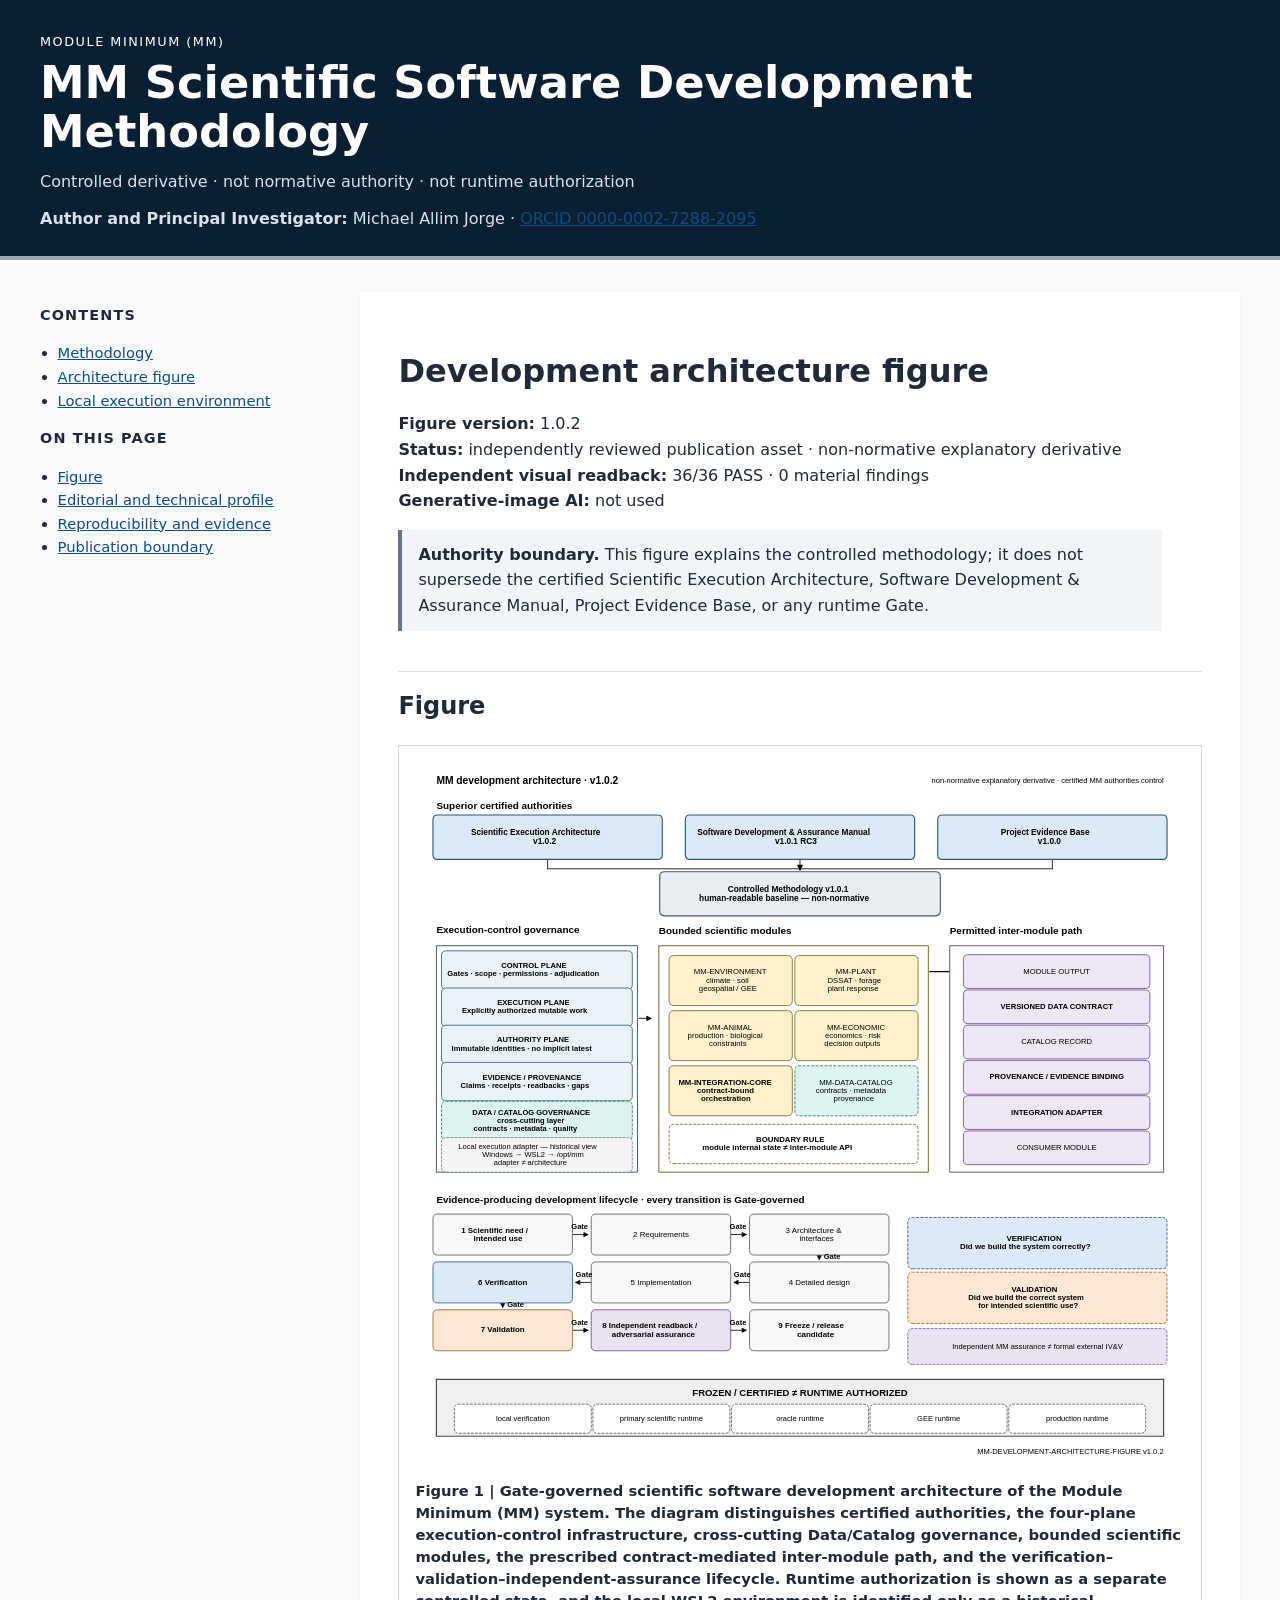
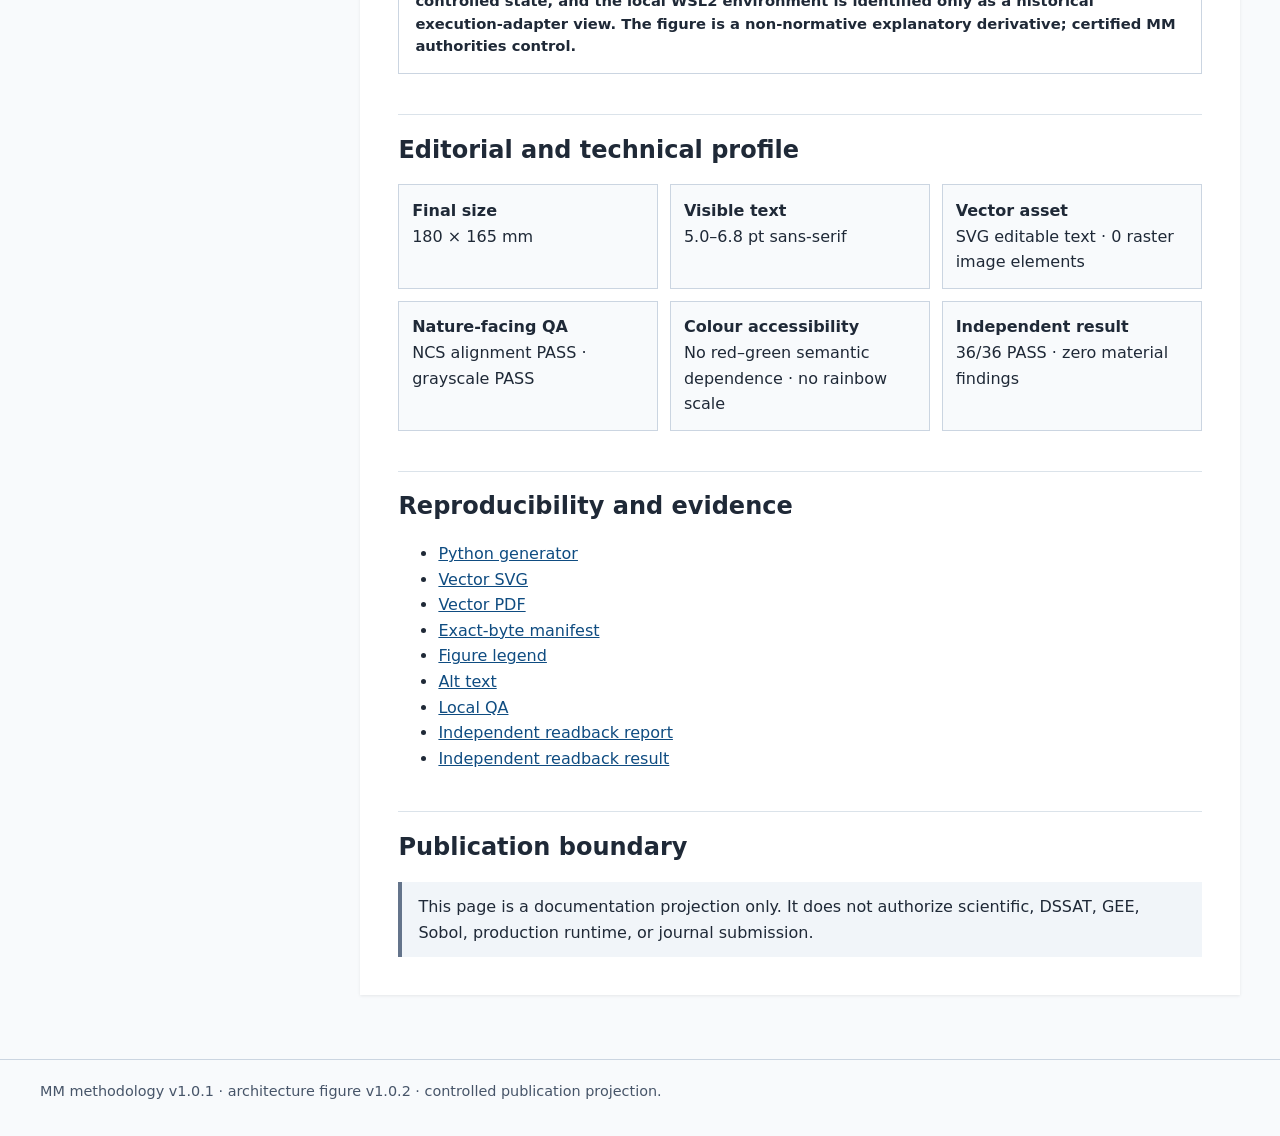
<file: architecture-figure.html>
<!doctype html>
<html lang="en">
<head>
  <meta charset="utf-8">
  <meta name="viewport" content="width=device-width, initial-scale=1">
  <meta name="color-scheme" content="light dark">
  <title>Development architecture figure · MM Scientific Software Development Methodology</title>
  <link rel="stylesheet" href="assets/mm.css">
</head>
<body>
  <a class="skip-link" href="#main-content">Skip to content</a>
  <header class="site-header">
    <div class="wrap">
      <p class="eyebrow">Module Minimum (MM)</p>
      <h1>MM Scientific Software Development Methodology</h1>
      <p class="status">Controlled derivative · not normative authority · not runtime authorization</p>
      <p class="status"><strong>Author and Principal Investigator:</strong> Michael Allim Jorge · <a href="https://orcid.org/0000-0002-7288-2095" rel="me noopener">ORCID 0000-0002-7288-2095</a></p>
    </div>
  </header>
  <div class="layout wrap">
    <nav class="site-nav" aria-label="Primary navigation">
      <h2>Contents</h2>
      <ul><li><a href="index.html">Methodology</a></li><li><a href="architecture-figure.html" aria-current="page">Architecture figure</a></li><li><a href="local-execution-adapter.html">Local execution environment</a></li></ul>
      <h2>On this page</h2>
      <ul>
        <li><a href="#figure">Figure</a></li>
        <li><a href="#profile">Editorial and technical profile</a></li>
        <li><a href="#evidence">Reproducibility and evidence</a></li>
        <li><a href="#boundary">Publication boundary</a></li>
      </ul>
    </nav>
    <main id="main-content" class="content" tabindex="-1">
      <h1>Development architecture figure</h1>
      <p><strong>Figure version:</strong> 1.0.2<br>
      <strong>Status:</strong> independently reviewed publication asset · non-normative explanatory derivative<br>
      <strong>Independent visual readback:</strong> 36/36 PASS · 0 material findings<br>
      <strong>Generative-image AI:</strong> not used</p>
      <blockquote><strong>Authority boundary.</strong> This figure explains the controlled methodology; it does not supersede the certified Scientific Execution Architecture, Software Development &amp; Assurance Manual, Project Evidence Base, or any runtime Gate.</blockquote>

      <h2 id="figure">Figure</h2>
      <figure class="figure-panel">
        <img src="assets/figures/mm-development-architecture-v1.0.2.svg" alt="Architecture diagram of the Module Minimum scientific software development system. At the top, three certified authorities—the Scientific Execution Architecture v1.0.2, Software Development and Assurance Manual v1.0.1 RC3, and Project Evidence Base v1.0.0—converge on the non-normative controlled Methodology v1.0.1. The middle left contains the certified four-plane execution-control infrastructure (Control, Execution, Authority, and Evidence/Provenance) plus a separate cross-cutting Data/Catalog governance layer and a small historical local execution-adapter inset. The center contains six bounded scientific modules: Environment, Plant, Animal, Economic, Integration Core, and Data Catalog. A single arrow leaves the module region and enters the permitted inter-module path at Module Output, followed in order by Versioned Data Contract, Catalog Record, Provenance/Evidence Binding, Integration Adapter, and Consumer Module. The lower section shows a nine-stage Gate-governed lifecycle from scientific need and requirements through architecture, design, implementation, verification, validation, independent assurance, and freeze. Verification and validation are defined separately, and internal MM assurance is explicitly not formal external IV&amp;V. A spatially separate bottom band states that frozen or certified status is not runtime authorization and lists five distinct runtime classes without marking any as authorized. Colour is used only as a redundant grouping cue; labels, borders, line styles, and position carry the same semantics.">
        <figcaption class="figure-caption"><strong>Figure 1 | Gate-governed scientific software development architecture of the Module Minimum (MM) system. The diagram distinguishes certified authorities, the four-plane execution-control infrastructure, cross-cutting Data/Catalog governance, bounded scientific modules, the prescribed contract-mediated inter-module path, and the verification–validation–independent-assurance lifecycle. Runtime authorization is shown as a separate controlled state, and the local WSL2 environment is identified only as a historical execution-adapter view. The figure is a non-normative explanatory derivative; certified MM authorities control.</strong></figcaption>
      </figure>

      <h2 id="profile">Editorial and technical profile</h2>
      <div class="evidence-grid">
        <div class="evidence-card"><strong>Final size</strong><br>180 × 165 mm</div>
        <div class="evidence-card"><strong>Visible text</strong><br>5.0–6.8 pt sans-serif</div>
        <div class="evidence-card"><strong>Vector asset</strong><br>SVG editable text · 0 raster image elements</div>
        <div class="evidence-card"><strong>Nature-facing QA</strong><br>NCS alignment PASS · grayscale PASS</div>
        <div class="evidence-card"><strong>Colour accessibility</strong><br>No red–green semantic dependence · no rainbow scale</div>
        <div class="evidence-card"><strong>Independent result</strong><br>36/36 PASS · zero material findings</div>
      </div>

      <h2 id="evidence">Reproducibility and evidence</h2>
      <ul>
        <li><a href="source/figures/MM_DEVELOPMENT_ARCHITECTURE_FIGURE_v1.0.2.py">Python generator</a></li>
        <li><a href="assets/figures/mm-development-architecture-v1.0.2.svg">Vector SVG</a></li>
        <li><a href="assets/figures/mm-development-architecture-v1.0.2.pdf">Vector PDF</a></li>
        <li><a href="source/figures/MM_DEVELOPMENT_ARCHITECTURE_FIGURE_MANIFEST_v1.0.2.json">Exact-byte manifest</a></li>
        <li><a href="source/figures/MM_DEVELOPMENT_ARCHITECTURE_FIGURE_LEGEND_NCS_v1.0.2.txt">Figure legend</a></li>
        <li><a href="source/figures/MM_DEVELOPMENT_ARCHITECTURE_FIGURE_ALT_TEXT_v1.0.2.txt">Alt text</a></li>
        <li><a href="source/figures/evidence/MM_DEVELOPMENT_ARCHITECTURE_FIGURE_LOCAL_QA_v1.0.2.json">Local QA</a></li>
        <li><a href="source/figures/evidence/MM_DEVELOPMENT_ARCHITECTURE_FIGURE_V1_0_2_INDEPENDENT_VISUAL_READBACK_REPORT_v1.0.0.md">Independent readback report</a></li>
        <li><a href="source/figures/evidence/MM_DEVELOPMENT_ARCHITECTURE_FIGURE_V1_0_2_INDEPENDENT_VISUAL_READBACK_RESULT_v1.0.0.json">Independent readback result</a></li>
      </ul>

      <h2 id="boundary">Publication boundary</h2>
      <div class="publication-boundary">This page is a documentation projection only. It does not authorize scientific, DSSAT, GEE, Sobol, production runtime, or journal submission.</div>
    </main>
  </div>
  <footer class="site-footer"><div class="wrap">MM methodology v1.0.1 · architecture figure v1.0.2 · controlled publication projection.</div></footer>
</body>
</html>
</file>
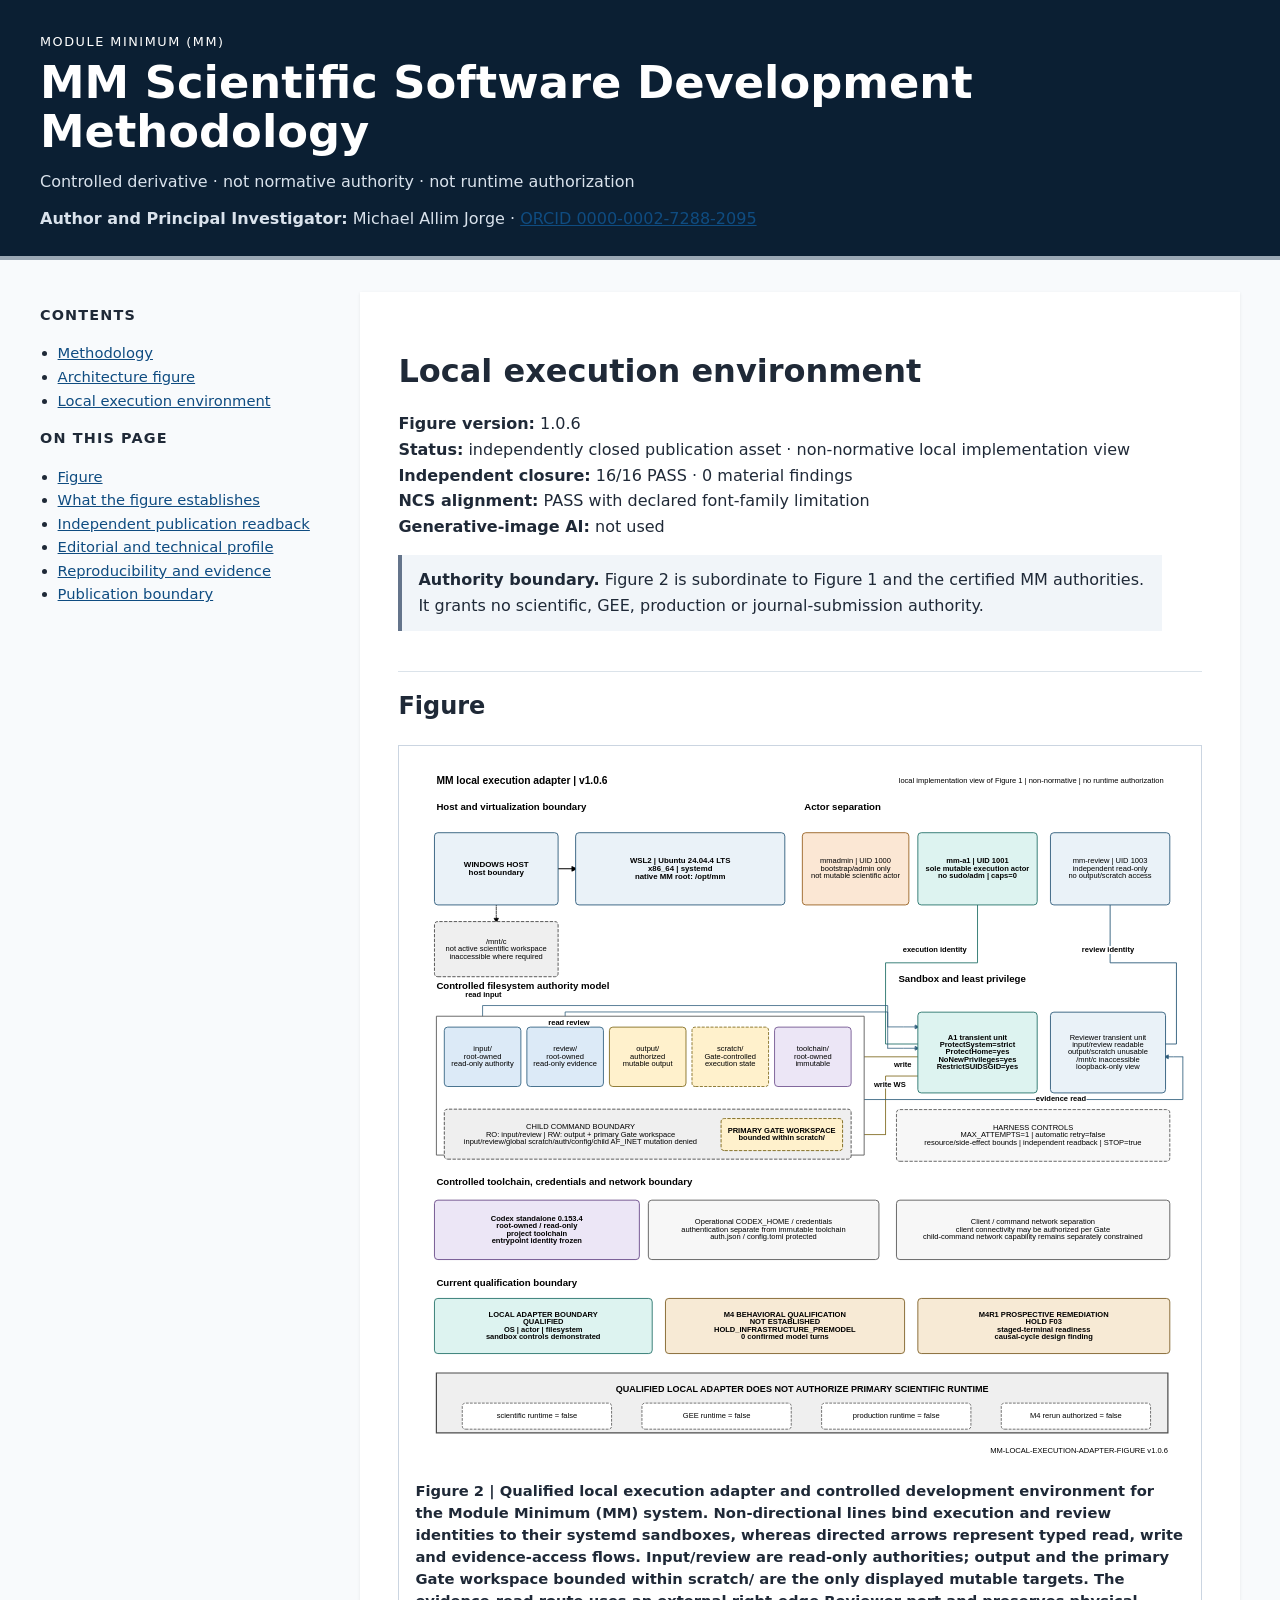
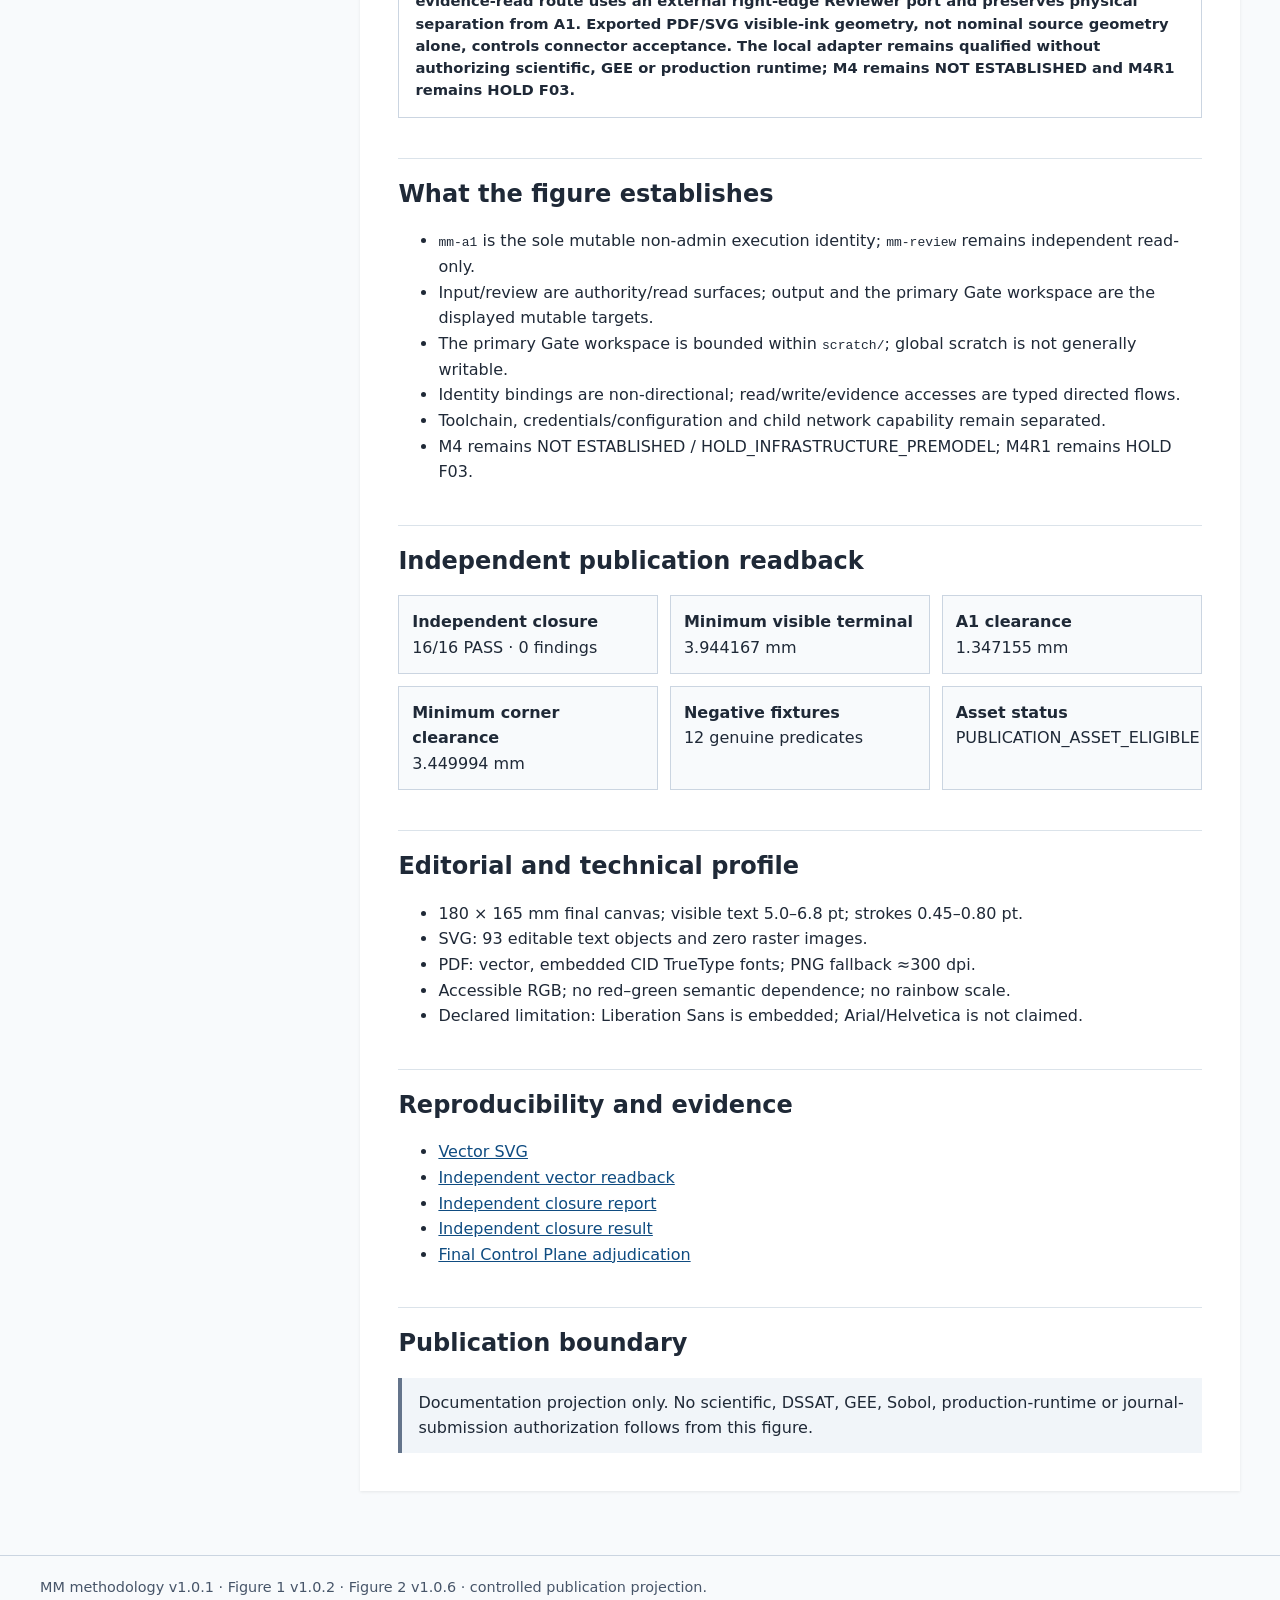
<file: local-execution-adapter.html>
<!doctype html>
<html lang="en">
<head>
  <meta charset="utf-8">
  <meta name="viewport" content="width=device-width, initial-scale=1">
  <meta name="color-scheme" content="light dark">
  <title>Local execution environment · MM Scientific Software Development Methodology</title>
  <link rel="stylesheet" href="assets/mm.css">
</head>
<body>
  <a class="skip-link" href="#main-content">Skip to content</a>
  <header class="site-header"><div class="wrap">
    <p class="eyebrow">Module Minimum (MM)</p>
    <h1>MM Scientific Software Development Methodology</h1>
    <p class="status">Controlled derivative · not normative authority · not runtime authorization</p>
      <p class="status"><strong>Author and Principal Investigator:</strong> Michael Allim Jorge · <a href="https://orcid.org/0000-0002-7288-2095" rel="me noopener">ORCID 0000-0002-7288-2095</a></p>
  </div></header>
  <div class="layout wrap">
    <nav class="site-nav" aria-label="Primary navigation">
      <h2>Contents</h2>
      <ul><li><a href="index.html">Methodology</a></li><li><a href="architecture-figure.html">Architecture figure</a></li><li><a href="local-execution-adapter.html" aria-current="page">Local execution environment</a></li></ul>
      <h2>On this page</h2>
      <ul><li><a href="#figure">Figure</a></li><li><a href="#establishes">What the figure establishes</a></li><li><a href="#readback">Independent publication readback</a></li><li><a href="#profile">Editorial and technical profile</a></li><li><a href="#evidence">Reproducibility and evidence</a></li><li><a href="#boundary">Publication boundary</a></li></ul>
    </nav>
    <main id="main-content" class="content" tabindex="-1">
      <h1>Local execution environment</h1>
      <p><strong>Figure version:</strong> 1.0.6<br>
      <strong>Status:</strong> independently closed publication asset · non-normative local implementation view<br>
      <strong>Independent closure:</strong> 16/16 PASS · 0 material findings<br>
      <strong>NCS alignment:</strong> PASS with declared font-family limitation<br>
      <strong>Generative-image AI:</strong> not used</p>
      <blockquote><strong>Authority boundary.</strong> Figure 2 is subordinate to Figure 1 and the certified MM authorities. It grants no scientific, GEE, production or journal-submission authority.</blockquote>

      <h2 id="figure">Figure</h2>
      <figure class="figure-panel">
        <img src="assets/figures/mm-local-execution-adapter-v1.0.6.svg" alt="Diagram of the MM qualified local execution adapter. Windows host and WSL2 Ubuntu boundaries lead to separated mmadmin, mm-a1 and mm-review roles. mm-a1 and mm-review are connected to their sandboxes by non-directional identity associations. Directed access arrows show A1 reading input and review, writing output and the primary Gate workspace bounded within scratch, and reviewer evidence access originating from review and reaching the Reviewer sandbox through an external right-edge port. The figure separates immutable Codex toolchain, operational credentials and child network capability; shows one-shot fail-closed harness controls; and preserves M4 HOLD_INFRASTRUCTURE_PREMODEL and M4R1 HOLD F03. Exported visible connector geometry is mechanically checked after target-panel overpaint and stroke. No scientific, GEE or production runtime is authorized.">
        <figcaption class="figure-caption"><strong>Figure 2 | Qualified local execution adapter and controlled development environment for the Module Minimum (MM) system. Non-directional lines bind execution and review identities to their systemd sandboxes, whereas directed arrows represent typed read, write and evidence-access flows. Input/review are read-only authorities; output and the primary Gate workspace bounded within scratch/ are the only displayed mutable targets. The evidence-read route uses an external right-edge Reviewer port and preserves physical separation from A1. Exported PDF/SVG visible-ink geometry, not nominal source geometry alone, controls connector acceptance. The local adapter remains qualified without authorizing scientific, GEE or production runtime; M4 remains NOT ESTABLISHED and M4R1 remains HOLD F03.</strong></figcaption>
      </figure>

      <h2 id="establishes">What the figure establishes</h2>
      <ul>
        <li><code>mm-a1</code> is the sole mutable non-admin execution identity; <code>mm-review</code> remains independent read-only.</li>
        <li>Input/review are authority/read surfaces; output and the primary Gate workspace are the displayed mutable targets.</li>
        <li>The primary Gate workspace is bounded within <code>scratch/</code>; global scratch is not generally writable.</li>
        <li>Identity bindings are non-directional; read/write/evidence accesses are typed directed flows.</li>
        <li>Toolchain, credentials/configuration and child network capability remain separated.</li>
        <li>M4 remains NOT ESTABLISHED / HOLD_INFRASTRUCTURE_PREMODEL; M4R1 remains HOLD F03.</li>
      </ul>

      <h2 id="readback">Independent publication readback</h2>
      <div class="evidence-grid">
        <div class="evidence-card"><strong>Independent closure</strong><br>16/16 PASS · 0 findings</div>
        <div class="evidence-card"><strong>Minimum visible terminal</strong><br>3.944167 mm</div>
        <div class="evidence-card"><strong>A1 clearance</strong><br>1.347155 mm</div>
        <div class="evidence-card"><strong>Minimum corner clearance</strong><br>3.449994 mm</div>
        <div class="evidence-card"><strong>Negative fixtures</strong><br>12 genuine predicates</div>
        <div class="evidence-card"><strong>Asset status</strong><br>PUBLICATION_ASSET_ELIGIBLE</div>
      </div>

      <h2 id="profile">Editorial and technical profile</h2>
      <ul>
        <li>180 × 165 mm final canvas; visible text 5.0–6.8 pt; strokes 0.45–0.80 pt.</li>
        <li>SVG: 93 editable text objects and zero raster images.</li>
        <li>PDF: vector, embedded CID TrueType fonts; PNG fallback ≈300 dpi.</li>
        <li>Accessible RGB; no red–green semantic dependence; no rainbow scale.</li>
        <li>Declared limitation: Liberation Sans is embedded; Arial/Helvetica is not claimed.</li>
      </ul>

      <h2 id="evidence">Reproducibility and evidence</h2>
      <ul>
                <li><a href="assets/figures/mm-local-execution-adapter-v1.0.6.svg">Vector SVG</a></li>
                                        <li><a href="source/figures/evidence/MM_LOCAL_EXECUTION_ADAPTER_FIGURE_V1_0_6_INDEPENDENT_VECTOR_READBACK_v1.0.0.json">Independent vector readback</a></li>
        <li><a href="source/figures/evidence/MM_LOCAL_EXECUTION_ADAPTER_FIGURE_V1_0_6_FINAL_TARGETED_INDEPENDENT_CLOSURE_PASS_REPORT_v1.0.0.md">Independent closure report</a></li>
        <li><a href="source/figures/evidence/MM_LOCAL_EXECUTION_ADAPTER_FIGURE_V1_0_6_FINAL_TARGETED_INDEPENDENT_CLOSURE_PASS_RESULT_v1.0.0.json">Independent closure result</a></li>
        <li><a href="source/figures/evidence/MM_LOCAL_EXECUTION_ADAPTER_FIGURE_V1_0_6_FINAL_CONTROL_PLANE_ADJUDICATION_v1.0.0.md">Final Control Plane adjudication</a></li>
      </ul>

      <h2 id="boundary">Publication boundary</h2>
      <div class="publication-boundary">Documentation projection only. No scientific, DSSAT, GEE, Sobol, production-runtime or journal-submission authorization follows from this figure.</div>
    </main>
  </div>
  <footer class="site-footer"><div class="wrap">MM methodology v1.0.1 · Figure 1 v1.0.2 · Figure 2 v1.0.6 · controlled publication projection.</div></footer>
</body>
</html>
</file>
<file: assets/mm.css>
:root { font-family: ui-sans-serif, system-ui, -apple-system, BlinkMacSystemFont, "Segoe UI", sans-serif; line-height: 1.6; color: #1f2937; background: #f8fafc; }
body { margin: 0; }
a { color: #0f4c81; }
.wrap { width: min(1200px, calc(100% - 2rem)); margin: 0 auto; }
.site-header { background: #0b1f33; color: #fff; padding: 2rem 0 1.5rem; border-bottom: 4px solid #9aa7b4; }
.eyebrow { text-transform: uppercase; letter-spacing: .12em; font-size: .8rem; margin: 0 0 .35rem; }
.site-header h1 { margin: 0; font-size: clamp(1.7rem, 4vw, 2.8rem); line-height: 1.1; }
.status { margin: .75rem 0 0; color: #d9e2ec; }
.layout { display: grid; grid-template-columns: minmax(220px, 280px) minmax(0, 1fr); gap: 2.5rem; padding: 2rem 0 4rem; }
.site-nav { align-self: start; position: sticky; top: 1rem; max-height: calc(100vh - 2rem); overflow: auto; font-size: .92rem; }
.site-nav h2 { font-size: .9rem; text-transform: uppercase; letter-spacing: .08em; }
.site-nav ul { padding-left: 1.1rem; }
.content { background: white; padding: clamp(1.25rem, 3vw, 3rem); box-shadow: 0 1px 3px rgb(0 0 0 / .08); }
.content h1, .content h2, .content h3 { line-height: 1.2; scroll-margin-top: 1rem; }
.content h2 { margin-top: 2.5rem; border-top: 1px solid #dbe3ea; padding-top: 1.3rem; }
.content table { width: 100%; border-collapse: collapse; display: block; overflow-x: auto; }
.content th, .content td { border: 1px solid #cbd5e1; padding: .55rem .65rem; vertical-align: top; }
.content th { background: #eef3f7; text-align: left; }
.content pre { overflow-x: auto; background: #0f172a; color: #e2e8f0; padding: 1rem; border-radius: .25rem; }
.content blockquote { margin-left: 0; padding: .75rem 1rem; border-left: 4px solid #64748b; background: #f1f5f9; }
.skip-link { position: absolute; left: -9999px; top: auto; }
.skip-link:focus { left: 1rem; top: 1rem; z-index: 1000; background: #fff; padding: .5rem; }
.site-footer { border-top: 1px solid #cbd5e1; padding: 1.25rem 0 2rem; font-size: .9rem; color: #475569; }
@media (max-width: 820px) { .layout { grid-template-columns: 1fr; } .site-nav { position: static; max-height: none; } }
@media (prefers-color-scheme: dark) { :root { color: #e5e7eb; background: #0f172a; } .content { background: #111827; } .content th { background: #1f2937; } .content blockquote { background: #1f2937; } a { color: #93c5fd; } .site-footer { color: #cbd5e1; } }

.figure-panel { margin: 1.5rem 0; padding: 1rem; border: 1px solid #cbd5e1; background: #fff; }
.figure-panel img { width: 100%; height: auto; display: block; }
.figure-caption { margin-top: .8rem; font-size: .92rem; line-height: 1.5; }
.evidence-grid { display: grid; grid-template-columns: repeat(auto-fit,minmax(220px,1fr)); gap: .75rem; margin: 1rem 0; }
.evidence-card { border: 1px solid #cbd5e1; padding: .8rem; background: #f8fafc; }
.publication-boundary { border-left: 4px solid #64748b; padding: .75rem 1rem; background: #f1f5f9; }
@media (prefers-color-scheme: dark) { .figure-panel, .evidence-card, .publication-boundary { background: #111827; } }
</file>
